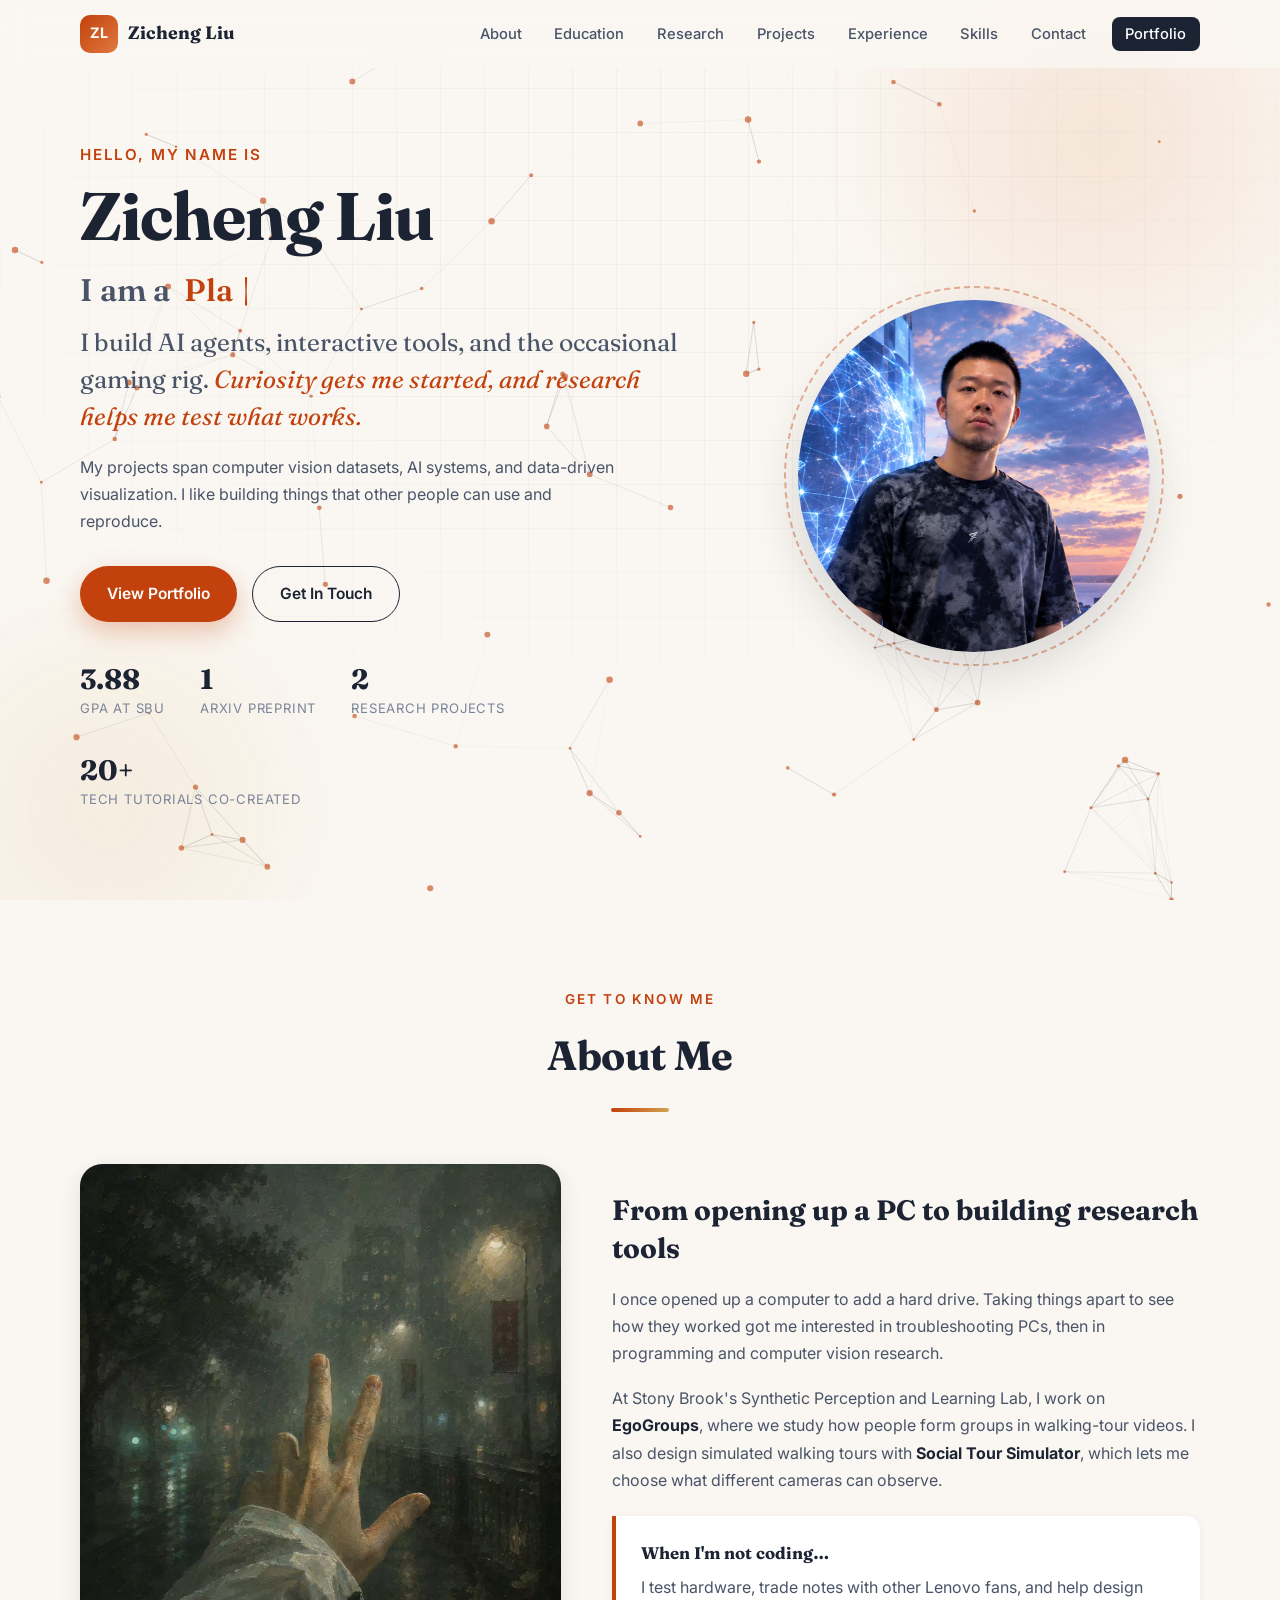
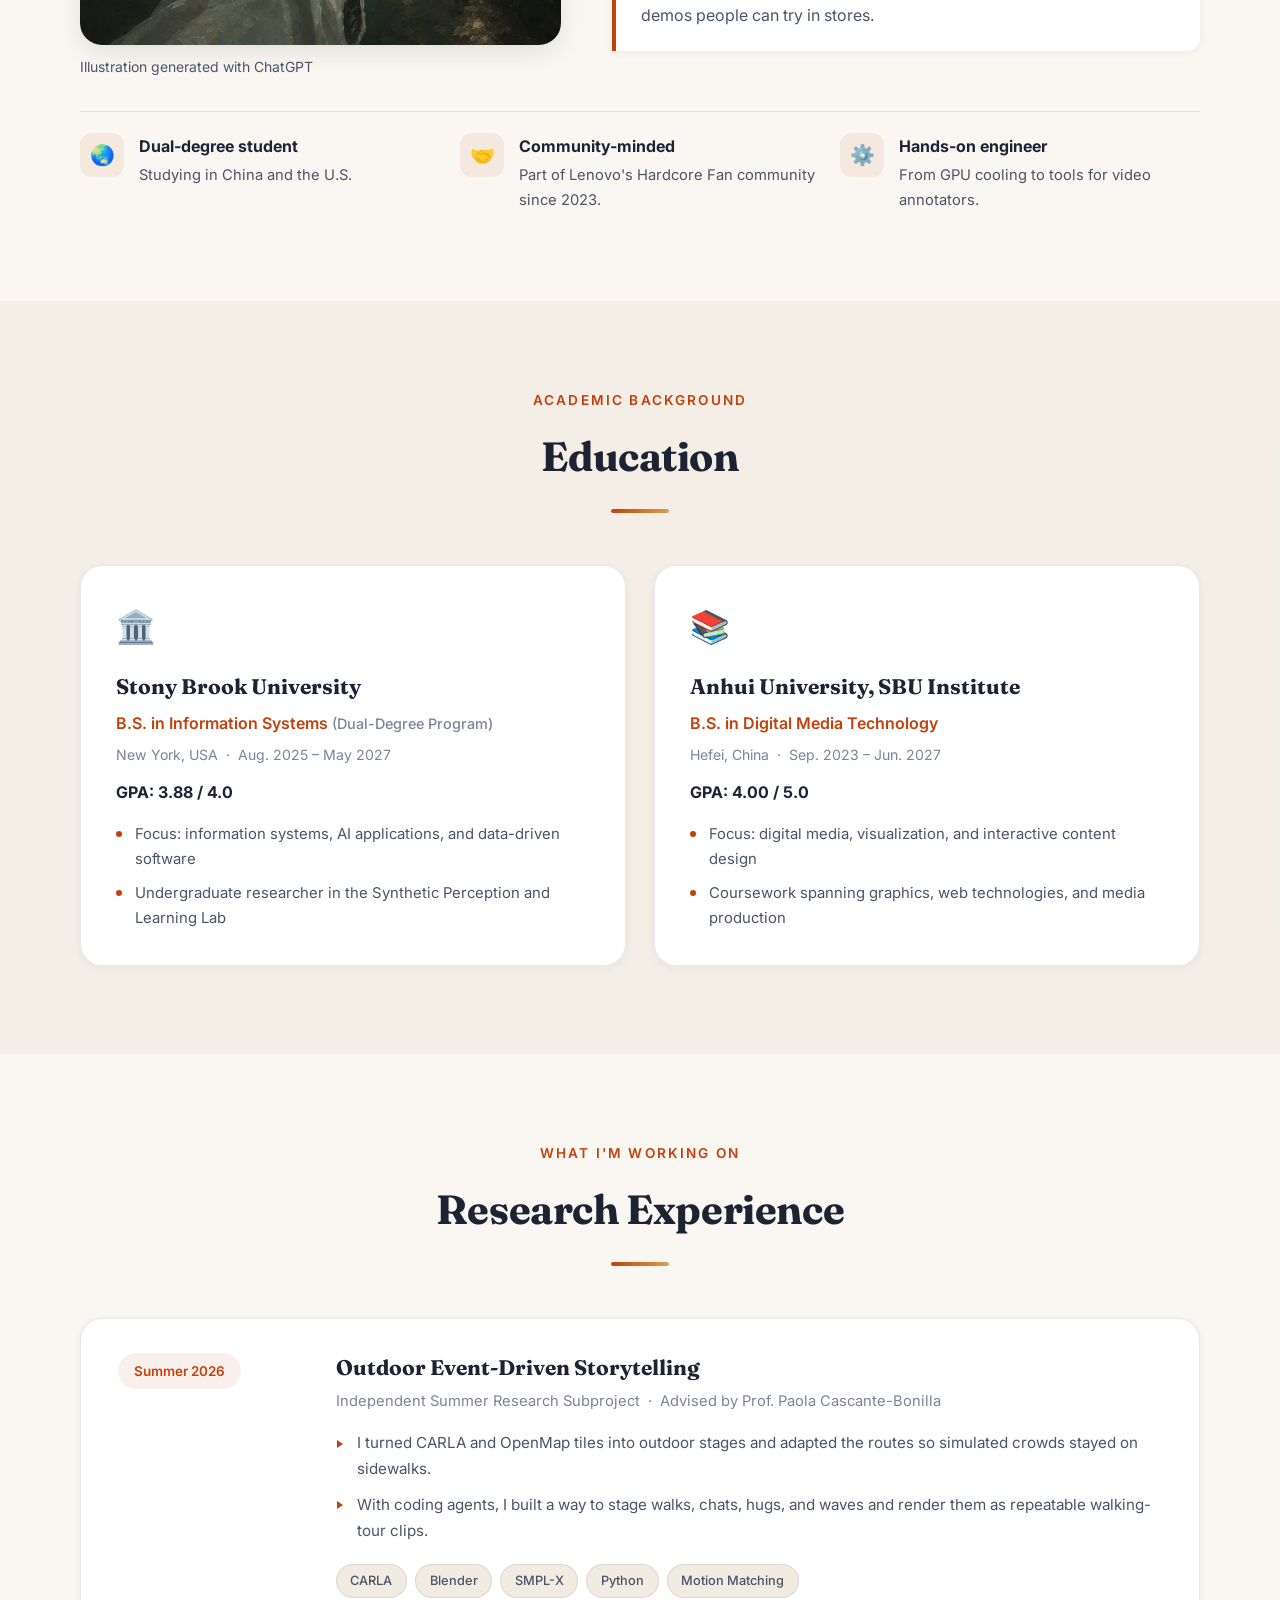
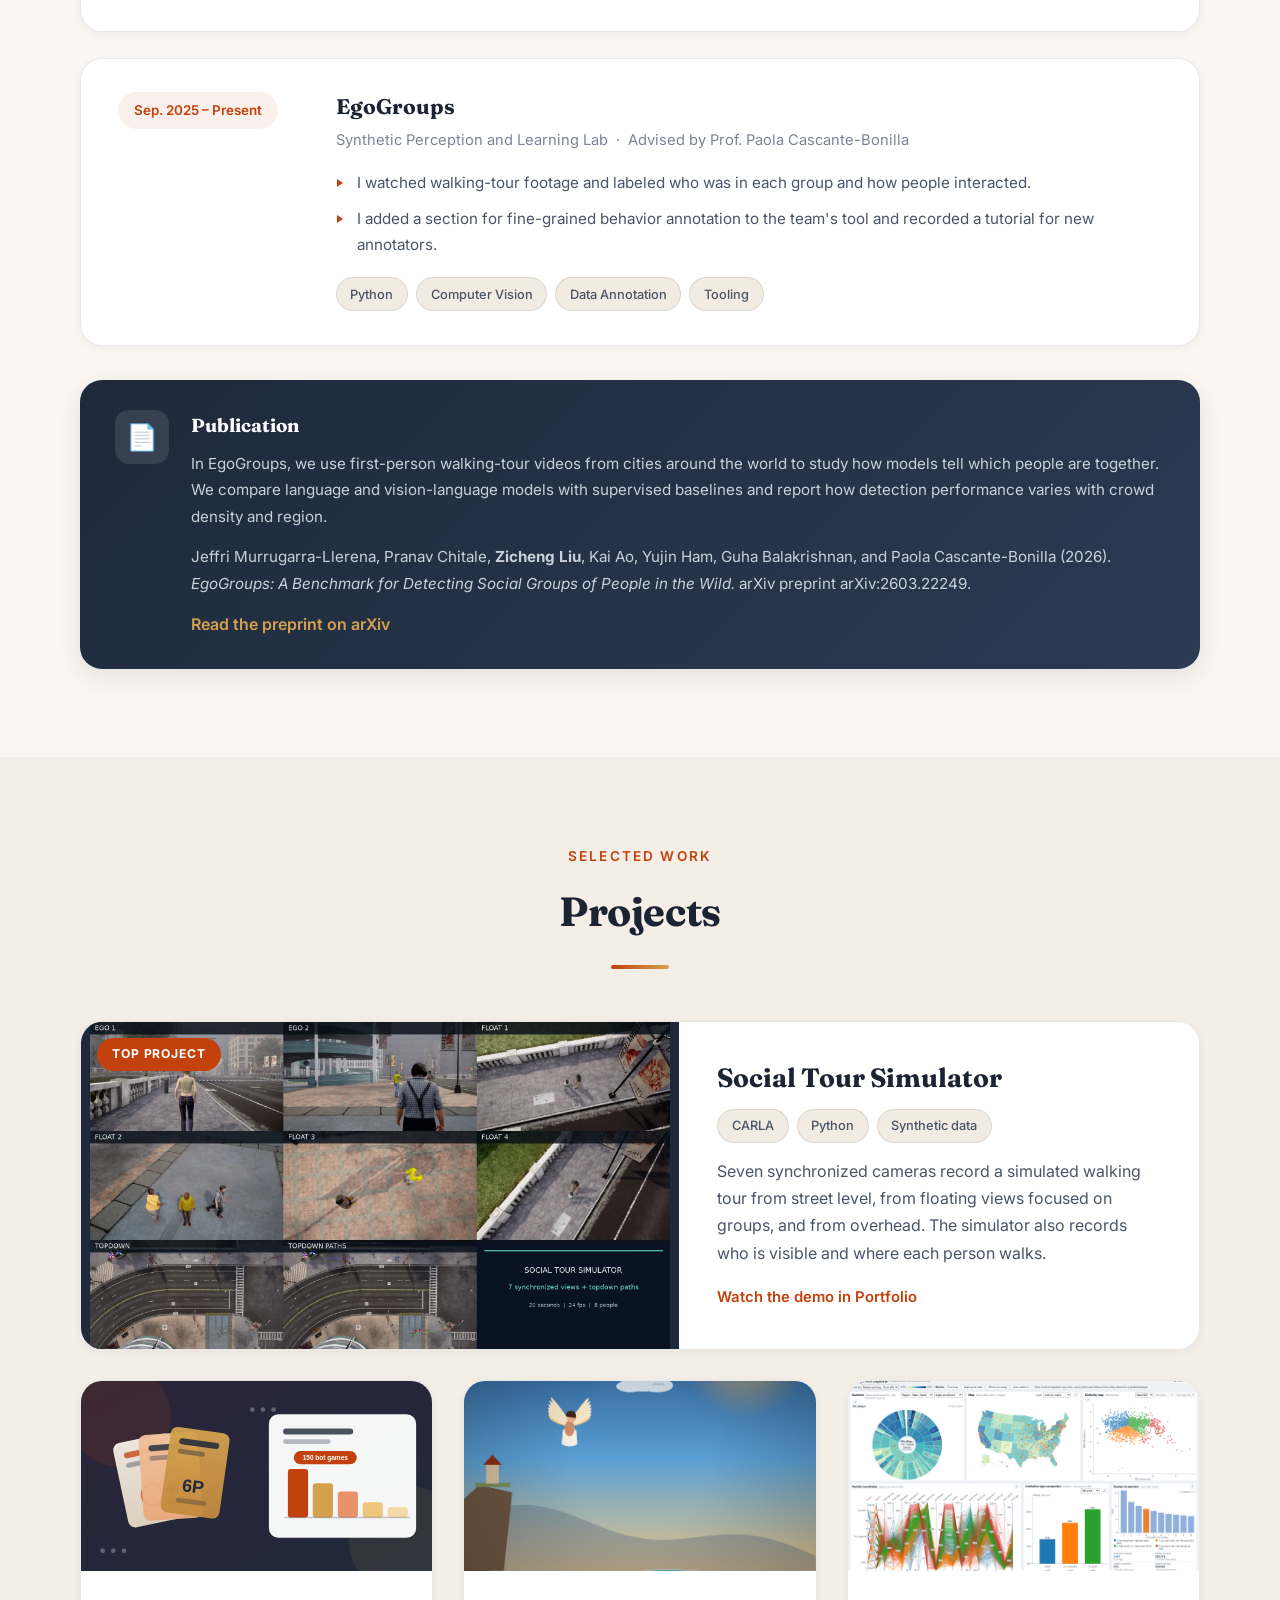
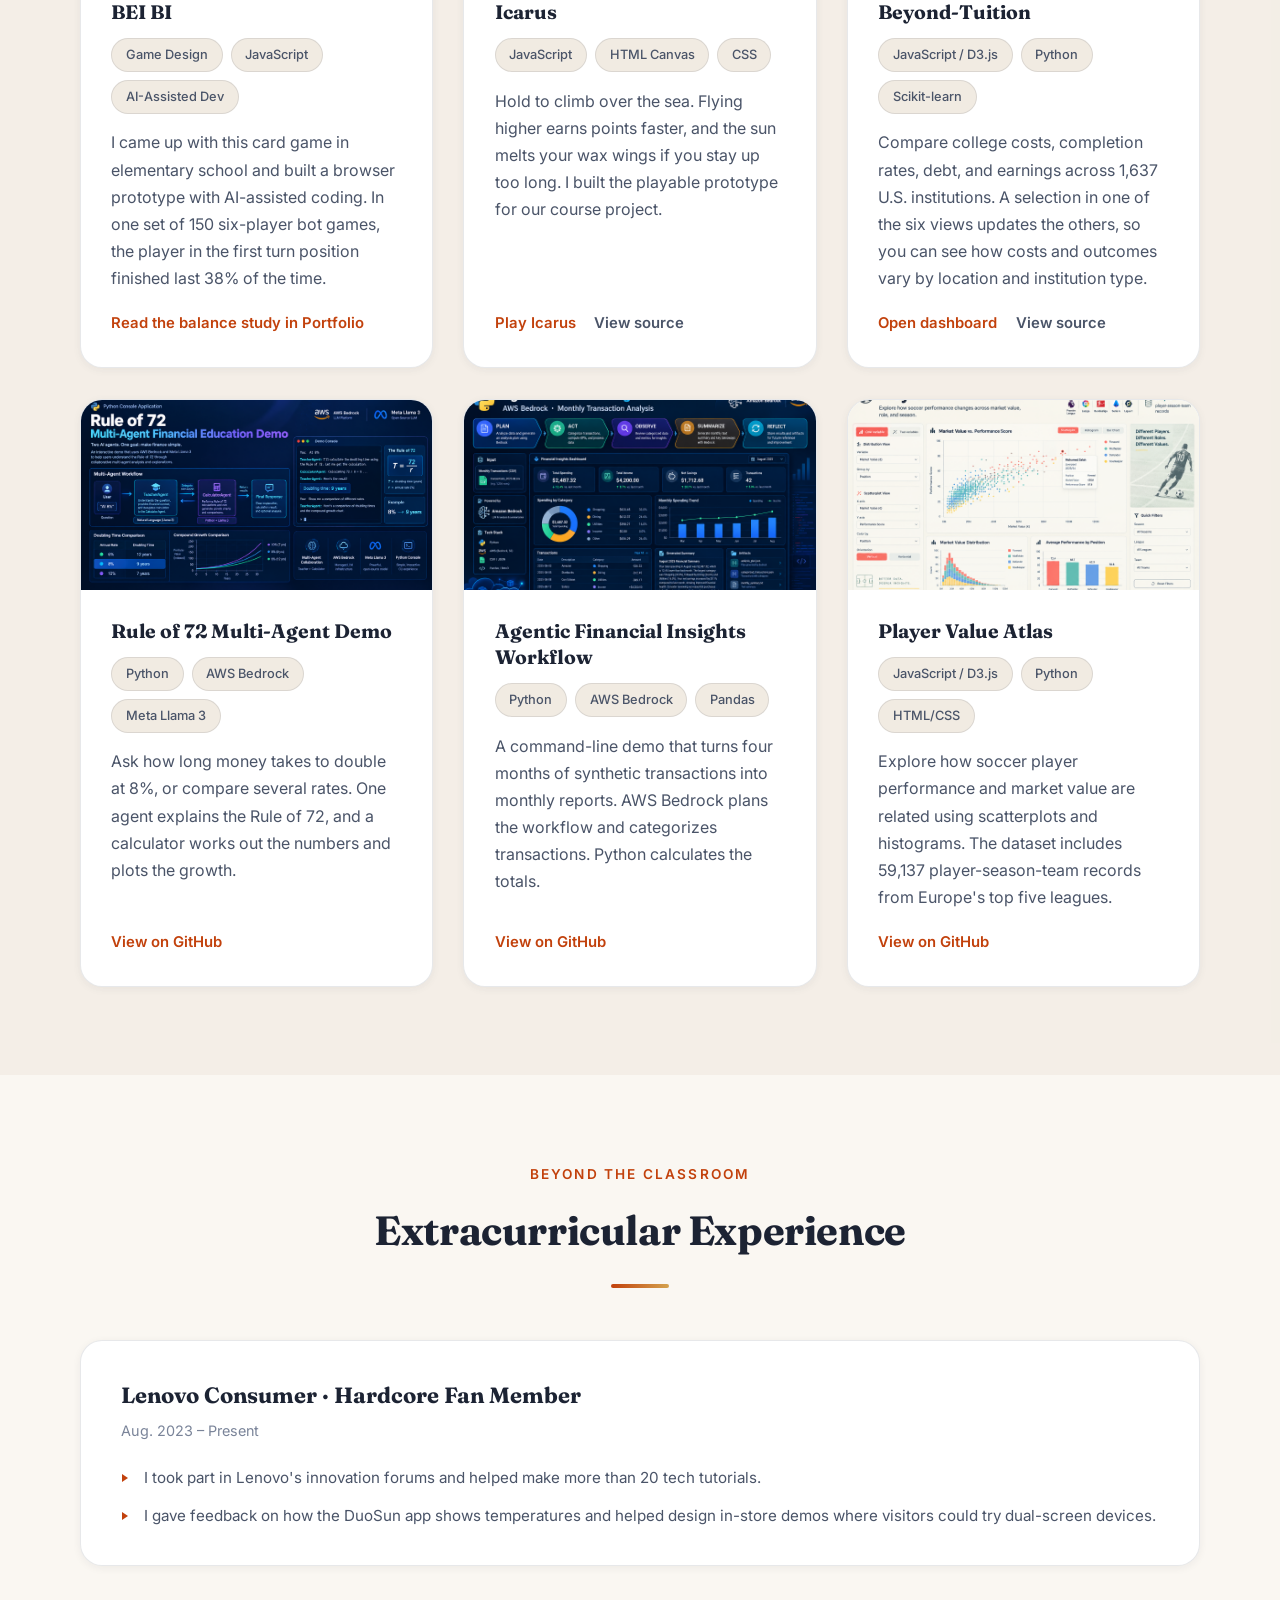
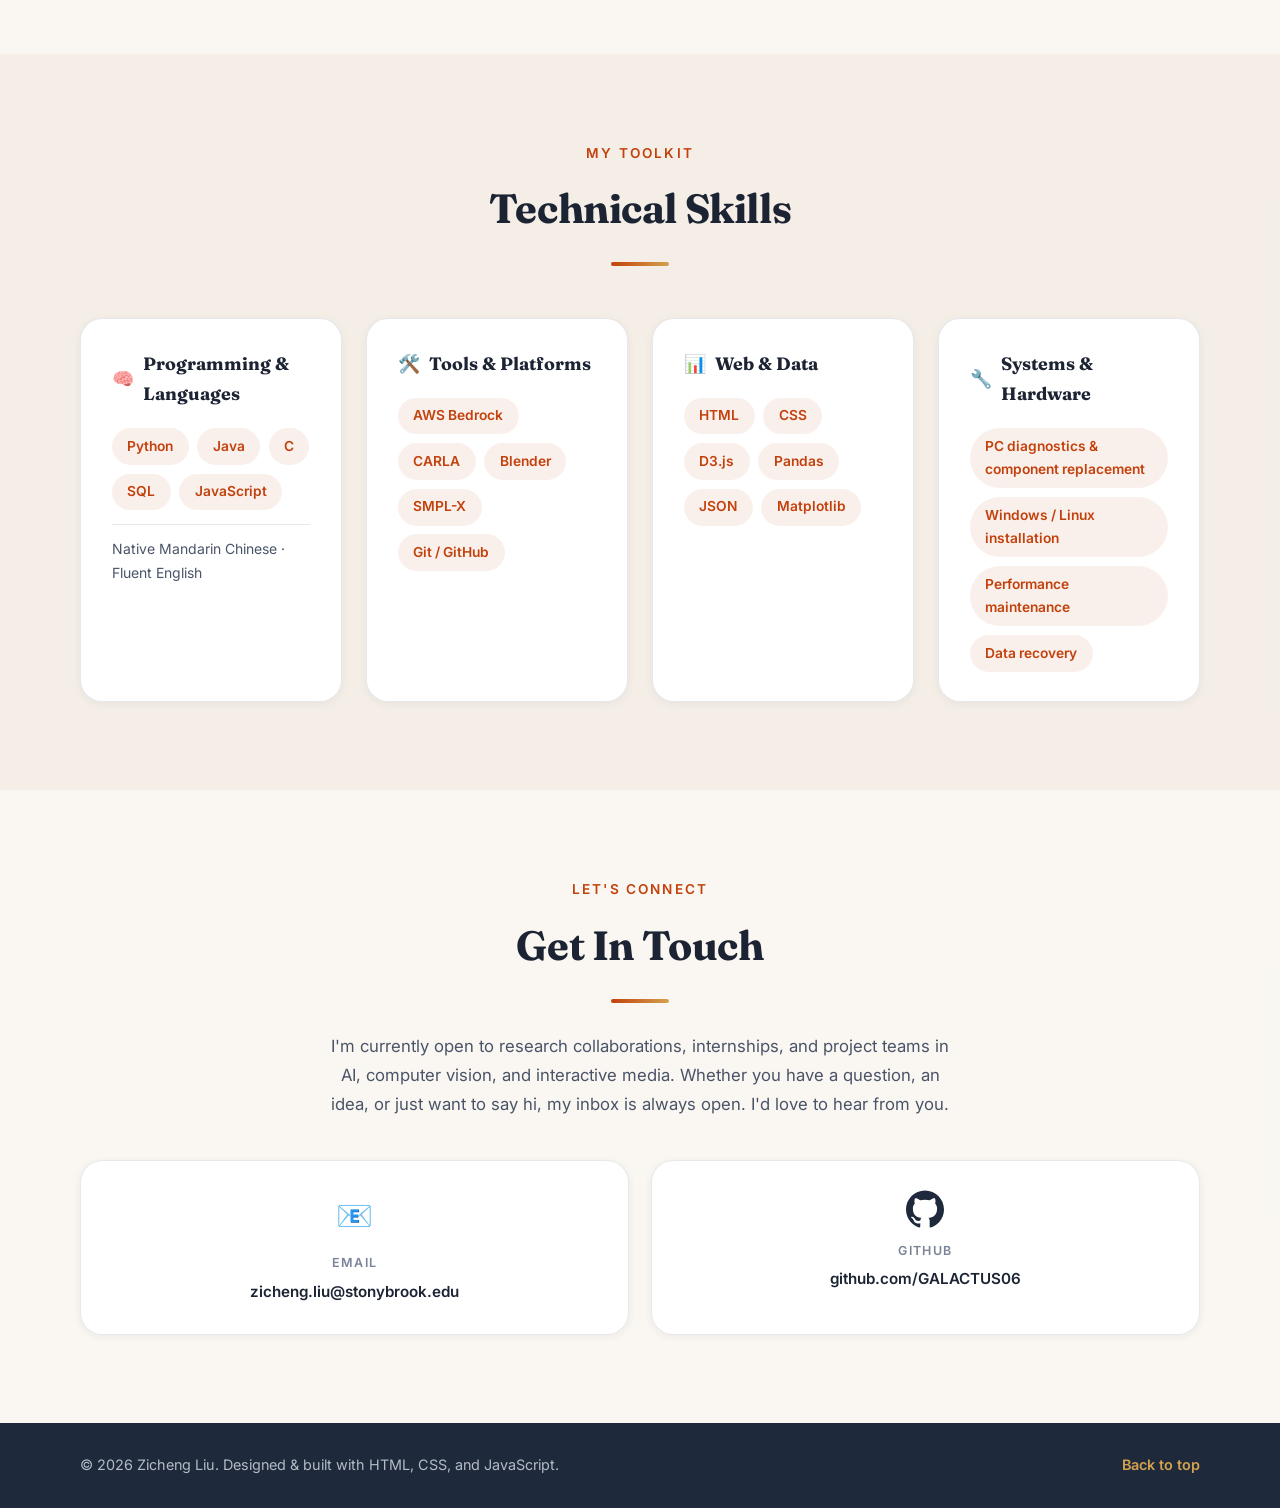
<file: index.html>
<!DOCTYPE html>
<html lang="en">
<head>
  <meta charset="UTF-8" />
  <meta name="viewport" content="width=device-width, initial-scale=1.0" />
  <meta name="description" content="Research, projects, and experience from Zicheng Liu, a researcher and builder working in computer vision, AI, and data visualization." />
  <meta name="author" content="Zicheng Liu" />
  <meta name="keywords" content="Zicheng Liu, AI, computer vision, agentic AI, data visualization, Stony Brook University, research" />
  <meta property="og:type" content="website" />
  <meta property="og:title" content="Zicheng Liu | Personal Website" />
  <meta property="og:description" content="Researcher, gamer, and builder working across computer vision, agentic AI systems, and data-driven visualization." />
  <meta property="og:image" content="assets/avatar.png" />
  <meta name="twitter:card" content="summary" />
  <meta name="twitter:title" content="Zicheng Liu | Personal Website" />
  <meta name="twitter:description" content="Researcher, gamer, and builder working across computer vision, agentic AI systems, and data-driven visualization." />
  <title>Zicheng Liu | Personal Website</title>
  <link rel="preconnect" href="https://fonts.googleapis.com" />
  <link rel="preconnect" href="https://fonts.gstatic.com" crossorigin />
  <link href="https://fonts.googleapis.com/css2?family=Fraunces:opsz,wght@9..144,400;9..144,600;9..144,700&family=Inter:wght@400;500;600;700&display=swap" rel="stylesheet" />
  <link rel="stylesheet" href="css/style.css" />
  <link rel="icon" type="image/svg+xml" href="assets/favicon.svg" />
</head>
<body>

  <!-- Full-page interactive particle background -->
  <canvas class="page-particles" id="page-particles" aria-hidden="true"></canvas>

  <!-- ============ NAVIGATION ============ -->
  <header class="site-header">
    <nav class="nav container" aria-label="Main navigation">
      <a href="#top" class="nav__logo" aria-label="Zicheng Liu, back to top">
        <span class="nav__logo-mark">ZL</span>
        <span class="nav__logo-text">Zicheng Liu</span>
      </a>
      <button type="button" class="nav__toggle" aria-label="Toggle menu" aria-expanded="false" aria-controls="home-navigation">
        <span class="nav__toggle-bar"></span>
        <span class="nav__toggle-bar"></span>
        <span class="nav__toggle-bar"></span>
      </button>
      <ul class="nav__menu" id="home-navigation">
        <li><a href="#about" class="nav__link">About</a></li>
        <li><a href="#education" class="nav__link">Education</a></li>
        <li><a href="#research" class="nav__link">Research</a></li>
        <li><a href="#projects" class="nav__link">Projects</a></li>
        <li><a href="#experience" class="nav__link">Experience</a></li>
        <li><a href="#skills" class="nav__link">Skills</a></li>
        <li><a href="#contact" class="nav__link">Contact</a></li>
        <li><a href="portfolio/" class="nav__link nav__link--cta">Portfolio</a></li>
      </ul>
    </nav>
  </header>

  <main id="top" tabindex="-1">

    <!-- ============ HERO ============ -->
    <section class="hero">
      <div class="hero__bg" aria-hidden="true">
        <div class="hero__blob hero__blob--1"></div>
        <div class="hero__blob hero__blob--2"></div>
        <div class="hero__grid"></div>
      </div>
      <div class="container hero__inner">
        <div class="hero__text">
          <p class="hero__eyebrow">Hello, my name is</p>
          <h1 class="hero__title">Zicheng Liu</h1>
          <p class="hero__typewriter" aria-label="Roles: Gamer, Player, Researcher, Project Manager, AI User, Builder, Hardware Nerd, Dual-Degree Student, Lifelong Learner, Community Builder">
            <span class="hero__typewriter-prefix">I am a&nbsp;</span>
            <span class="hero__typewriter-text" id="typewriter-text">Gamer</span>
            <span class="hero__typewriter-cursor" aria-hidden="true">|</span>
          </p>
          <p class="hero__subtitle">
            I build AI agents, interactive tools, and the occasional gaming rig.
            <em>Curiosity gets me started, and research helps me test what works.</em>
          </p>
          <p class="hero__desc">
            My projects span computer vision datasets, AI systems, and data-driven visualization.
            I like building things that other people can use and reproduce.
          </p>
          <div class="hero__actions">
            <a href="portfolio/" class="btn btn--primary">View Portfolio</a>
            <a href="#contact" class="btn btn--ghost">Get In Touch</a>
          </div>
          <ul class="hero__stats" aria-label="Quick facts">
            <li><strong>3.88</strong><span>GPA at SBU</span></li>
            <li><strong>1</strong><span>arXiv Preprint</span></li>
            <li><strong>2</strong><span>Research Projects</span></li>
            <li><strong>20+</strong><span>Tech Tutorials Co-created</span></li>
          </ul>
        </div>
        <div class="hero__media">
          <div class="hero__portrait-wrap">
            <img src="assets/avatar.png" width="608" height="608" alt="Portrait of Zicheng Liu" class="hero__portrait" />
            <div class="hero__portrait-ring" aria-hidden="true"></div>
          </div>
        </div>
      </div>
    </section>

    <!-- ============ ABOUT ============ -->
    <section class="section" id="about">
      <div class="container">
        <header class="section__header">
          <p class="section__eyebrow">Get to know me</p>
          <h2 class="section__title">About Me</h2>
          <div class="section__line" aria-hidden="true"></div>
        </header>
        <div class="about__grid">
          <figure class="about__media">
            <img src="assets/about-photo.jpg" width="1254" height="1254" loading="lazy" decoding="async" alt="Illustration of a raised hand on a rain-soaked city street at night." class="about__image" />
            <figcaption>Illustration generated with ChatGPT</figcaption>
          </figure>
          <div class="about__text">
            <h3 class="about__heading">
              From opening up a PC to building research tools
            </h3>
            <p>
              I once opened up a computer to add a hard drive. Taking things apart to see how
              they worked got me interested in troubleshooting PCs, then in programming and
              computer vision research.
            </p>
            <p>
              At Stony Brook's Synthetic Perception and Learning Lab, I work on
              <strong>EgoGroups</strong>, where we study how people form groups in walking-tour
              videos. I also design simulated walking tours with <strong>Social Tour Simulator</strong>,
              which lets me choose what different cameras can observe.
            </p>
            <div class="about__funfact">
              <h4>When I'm not coding…</h4>
              <p>I test hardware, trade notes with other Lenovo fans, and help design demos people can try in stores.</p>
            </div>
          </div>
          <ul class="about__highlights">
            <li>
              <span class="about__highlight-icon" aria-hidden="true">🌏</span>
              <div>
                <strong>Dual-degree student</strong>
                <p>Studying in China and the U.S.</p>
              </div>
            </li>
            <li>
              <span class="about__highlight-icon" aria-hidden="true">🤝</span>
              <div>
                <strong>Community-minded</strong>
                <p>Part of Lenovo's Hardcore Fan community since 2023.</p>
              </div>
            </li>
            <li>
              <span class="about__highlight-icon" aria-hidden="true">⚙️</span>
              <div>
                <strong>Hands-on engineer</strong>
                <p>From GPU cooling to tools for video annotators.</p>
              </div>
            </li>
          </ul>
        </div>
      </div>
    </section>

    <!-- ============ EDUCATION ============ -->
    <section class="section section--alt" id="education">
      <div class="container">
        <header class="section__header">
          <p class="section__eyebrow">Academic background</p>
          <h2 class="section__title">Education</h2>
          <div class="section__line" aria-hidden="true"></div>
        </header>
        <div class="edu__grid">
          <article class="edu-card reveal">
            <div class="edu-card__icon" aria-hidden="true">🏛️</div>
            <h3 class="edu-card__school">Stony Brook University</h3>
            <p class="edu-card__degree">B.S. in Information Systems <span>(Dual-Degree Program)</span></p>
            <p class="edu-card__meta">New York, USA &nbsp;·&nbsp; Aug. 2025 – May 2027</p>
            <p class="edu-card__gpa"><strong>GPA: 3.88 / 4.0</strong></p>
            <ul class="edu-card__list">
              <li>Focus: information systems, AI applications, and data-driven software</li>
              <li>Undergraduate researcher in the Synthetic Perception and Learning Lab</li>
            </ul>
          </article>
          <article class="edu-card reveal">
            <div class="edu-card__icon" aria-hidden="true">📚</div>
            <h3 class="edu-card__school">Anhui University, SBU Institute</h3>
            <p class="edu-card__degree">B.S. in Digital Media Technology</p>
            <p class="edu-card__meta">Hefei, China &nbsp;·&nbsp; Sep. 2023 – Jun. 2027</p>
            <p class="edu-card__gpa"><strong>GPA: 4.00 / 5.0</strong></p>
            <ul class="edu-card__list">
              <li>Focus: digital media, visualization, and interactive content design</li>
              <li>Coursework spanning graphics, web technologies, and media production</li>
            </ul>
          </article>
        </div>
      </div>
    </section>

    <!-- ============ RESEARCH ============ -->
    <section class="section" id="research">
      <div class="container">
        <header class="section__header">
          <p class="section__eyebrow">What I'm working on</p>
          <h2 class="section__title">Research Experience</h2>
          <div class="section__line" aria-hidden="true"></div>
        </header>

        <article class="research-card reveal">
          <div class="research-card__timeline">
            <span class="research-card__date">Summer 2026</span>
          </div>
          <div class="research-card__body">
            <h3>Outdoor Event-Driven Storytelling</h3>
            <p class="research-card__role">
              Independent Summer Research Subproject &nbsp;·&nbsp;
              Advised by Prof. Paola Cascante-Bonilla
            </p>
            <ul class="research-card__points">
              <li>I turned CARLA and OpenMap tiles into outdoor stages and adapted the routes so simulated crowds stayed on sidewalks.</li>
              <li>With coding agents, I built a way to stage walks, chats, hugs, and waves and render them as repeatable walking-tour clips.</li>
            </ul>
            <ul class="tag-list" aria-label="Technologies used">
              <li class="tag">CARLA</li>
              <li class="tag">Blender</li>
              <li class="tag">SMPL-X</li>
              <li class="tag">Python</li>
              <li class="tag">Motion Matching</li>
            </ul>
          </div>
        </article>

        <article class="research-card reveal">
          <div class="research-card__timeline">
            <span class="research-card__date">Sep. 2025 – Present</span>
          </div>
          <div class="research-card__body">
            <h3>EgoGroups</h3>
            <p class="research-card__role">
              Synthetic Perception and Learning Lab &nbsp;·&nbsp;
              Advised by Prof. Paola Cascante-Bonilla
            </p>
            <ul class="research-card__points">
              <li>I watched walking-tour footage and labeled who was in each group and how people interacted.</li>
              <li>I added a section for fine-grained behavior annotation to the team's tool and recorded a tutorial for new annotators.</li>
            </ul>
            <ul class="tag-list" aria-label="Technologies used">
              <li class="tag">Python</li>
              <li class="tag">Computer Vision</li>
              <li class="tag">Data Annotation</li>
              <li class="tag">Tooling</li>
            </ul>
          </div>
        </article>

        <aside class="publication reveal" aria-label="Publication">
          <div class="publication__icon" aria-hidden="true">📄</div>
          <div class="publication__body">
            <h3>Publication</h3>
            <p>
              In EgoGroups, we use first-person walking-tour videos from cities around the world to study
              how models tell which people are together. We compare language and vision-language models
              with supervised baselines and report how detection performance varies with crowd density and region.
            </p>
            <p>
              Jeffri Murrugarra-Llerena, Pranav Chitale, <strong>Zicheng Liu</strong>,
              Kai Ao, Yujin Ham, Guha Balakrishnan, and Paola Cascante-Bonilla (2026).
              <em>EgoGroups: A Benchmark for Detecting Social Groups of People in the Wild.</em>
              arXiv preprint arXiv:2603.22249.
            </p>
            <a class="publication__link" href="https://arxiv.org/abs/2603.22249" target="_blank" rel="noopener noreferrer">
              Read the preprint on arXiv
            </a>
          </div>
        </aside>
      </div>
    </section>

    <!-- ============ PROJECTS ============ -->
    <section class="section section--alt" id="projects">
      <div class="container">
        <header class="section__header">
          <p class="section__eyebrow">Selected work</p>
          <h2 class="section__title">Projects</h2>
          <div class="section__line" aria-hidden="true"></div>
        </header>

        <div class="projects__grid">
          <article class="project-card project-card--featured reveal">
            <div class="project-card__banner project-card__banner--social" aria-hidden="true">
              <img src="portfolio/media/rv029-poster.webp" alt="" />
              <span class="project-card__flag">Top Project</span>
            </div>
            <div class="project-card__body">
              <h3>Social Tour Simulator</h3>
              <ul class="tag-list" aria-label="Technologies used">
                <li class="tag">CARLA</li>
                <li class="tag">Python</li>
                <li class="tag">Synthetic data</li>
              </ul>
              <p>
                Seven synchronized cameras record a simulated walking tour from street level,
                from floating views focused on groups, and from overhead. The simulator also
                records who is visible and where each person walks.
              </p>
              <a class="project-card__link" href="portfolio/#social-tour">
                Watch the demo in Portfolio
              </a>
            </div>
          </article>

          <article class="project-card reveal">
            <div class="project-card__banner project-card__banner--beibi" aria-hidden="true">
              <img src="assets/project-beibi.svg" alt="" />
            </div>
            <div class="project-card__body">
              <h3>BEI BI</h3>
              <ul class="tag-list" aria-label="Technologies used">
                <li class="tag">Game Design</li>
                <li class="tag">JavaScript</li>
                <li class="tag">AI-Assisted Dev</li>
              </ul>
              <p>
                I came up with this card game in elementary school and built a browser prototype
                with AI-assisted coding. In one set of 150 six-player bot games, the player in the
                first turn position finished last 38% of the time.
              </p>
              <a class="project-card__link" href="portfolio/#bei-bi">
                Read the balance study in Portfolio
              </a>
            </div>
          </article>

          <article class="project-card reveal">
            <div class="project-card__banner project-card__banner--icarus" aria-hidden="true">
              <img src="assets/project-icarus.png" alt="" />
            </div>
            <div class="project-card__body">
              <h3>Icarus</h3>
              <ul class="tag-list" aria-label="Technologies used">
                <li class="tag">JavaScript</li>
                <li class="tag">HTML Canvas</li>
                <li class="tag">CSS</li>
              </ul>
              <p>
                Hold to climb over the sea. Flying higher earns points faster, and the sun
                melts your wax wings if you stay up too long. I built the playable prototype
                for our course project.
              </p>
              <div class="project-card__links">
                <a class="project-card__link" href="https://galactus06.github.io/icarus/" target="_blank" rel="noopener noreferrer">
                  Play Icarus
                </a>
                <a class="project-card__link project-card__link--ghost" href="https://github.com/GALACTUS06/icarus" target="_blank" rel="noopener noreferrer">
                  View source
                </a>
              </div>
            </div>
          </article>

          <article class="project-card reveal">
            <div class="project-card__banner project-card__banner--beyond" aria-hidden="true">
              <img src="assets/project-beyond-tuition.png" alt="" />
            </div>
            <div class="project-card__body">
              <h3>Beyond-Tuition</h3>
              <ul class="tag-list" aria-label="Technologies used">
                <li class="tag">JavaScript / D3.js</li>
                <li class="tag">Python</li>
                <li class="tag">Scikit-learn</li>
              </ul>
              <p>
                Compare college costs, completion rates, debt, and earnings across 1,637 U.S.
                institutions. A selection in one of the six views updates the others, so you
                can see how costs and outcomes vary by location and institution type.
              </p>
              <div class="project-card__links">
                <a class="project-card__link" href="https://galactus06.github.io/Beyond-Tuition/" target="_blank" rel="noopener noreferrer">
                  Open dashboard
                </a>
                <a class="project-card__link project-card__link--ghost" href="https://github.com/GALACTUS06/Beyond-Tuition" target="_blank" rel="noopener noreferrer">
                  View source
                </a>
              </div>
            </div>
          </article>

          <article class="project-card reveal">
            <div class="project-card__banner project-card__banner--agents" aria-hidden="true">
              <img src="assets/project-rule72.png" alt="" />
            </div>
            <div class="project-card__body">
              <h3>Rule of 72 Multi-Agent Demo</h3>
              <ul class="tag-list" aria-label="Technologies used">
                <li class="tag">Python</li>
                <li class="tag">AWS Bedrock</li>
                <li class="tag">Meta Llama 3</li>
              </ul>
              <p>
                Ask how long money takes to double at 8%, or compare several rates. One agent
                explains the Rule of 72, and a calculator works out the numbers and plots the growth.
              </p>
              <a class="project-card__link" href="https://github.com/GALACTUS06/rule-of-72-multi-agent-demo" target="_blank" rel="noopener noreferrer">
                View on GitHub
              </a>
            </div>
          </article>

          <article class="project-card reveal">
            <div class="project-card__banner project-card__banner--finance" aria-hidden="true">
              <img src="assets/project-agentic.png" alt="" />
            </div>
            <div class="project-card__body">
              <h3>Agentic Financial Insights Workflow</h3>
              <ul class="tag-list" aria-label="Technologies used">
                <li class="tag">Python</li>
                <li class="tag">AWS Bedrock</li>
                <li class="tag">Pandas</li>
              </ul>
              <p>
                A command-line demo that turns four months of synthetic transactions into
                monthly reports. AWS Bedrock plans the workflow and categorizes transactions.
                Python calculates the totals.
              </p>
              <a class="project-card__link" href="https://github.com/GALACTUS06/agentic-financial-insights-workflow" target="_blank" rel="noopener noreferrer">
                View on GitHub
              </a>
            </div>
          </article>

          <article class="project-card reveal">
            <div class="project-card__banner project-card__banner--atlas" aria-hidden="true">
              <img src="assets/project-atlas.png" alt="" />
            </div>
            <div class="project-card__body">
              <h3>Player Value Atlas</h3>
              <ul class="tag-list" aria-label="Technologies used">
                <li class="tag">JavaScript / D3.js</li>
                <li class="tag">Python</li>
                <li class="tag">HTML/CSS</li>
              </ul>
              <p>
                Explore how soccer player performance and market value are related using
                scatterplots and histograms. The dataset includes 59,137 player-season-team
                records from Europe's top five leagues.
              </p>
              <a class="project-card__link" href="https://github.com/GALACTUS06/football-player-value-lab" target="_blank" rel="noopener noreferrer">
                View on GitHub
              </a>
            </div>
          </article>
        </div>
      </div>
    </section>

    <!-- ============ EXPERIENCE ============ -->
    <section class="section" id="experience">
      <div class="container">
        <header class="section__header">
          <p class="section__eyebrow">Beyond the classroom</p>
          <h2 class="section__title">Extracurricular Experience</h2>
          <div class="section__line" aria-hidden="true"></div>
        </header>

        <article class="exp-card reveal">
          <div class="exp-card__header">
            <h3>Lenovo Consumer · Hardcore Fan Member</h3>
            <p class="exp-card__meta">Aug. 2023 – Present</p>
          </div>
          <ul class="exp-card__points">
            <li>I took part in Lenovo's innovation forums and helped make more than 20 tech tutorials.</li>
            <li>I gave feedback on how the DuoSun app shows temperatures and helped design in-store demos where visitors could try dual-screen devices.</li>
          </ul>
        </article>
      </div>
    </section>

    <!-- ============ SKILLS ============ -->
    <section class="section section--alt" id="skills">
      <div class="container">
        <header class="section__header">
          <p class="section__eyebrow">My toolkit</p>
          <h2 class="section__title">Technical Skills</h2>
          <div class="section__line" aria-hidden="true"></div>
        </header>

        <div class="skills__grid">
          <div class="skill-group reveal">
            <h3 class="skill-group__title"><span aria-hidden="true">🧠</span> Programming &amp; Languages</h3>
            <ul class="skill-group__list" aria-label="Programming languages">
              <li>Python</li>
              <li>Java</li>
              <li>C</li>
              <li>SQL</li>
              <li>JavaScript</li>
            </ul>
            <p class="skill-group__languages">Native Mandarin Chinese · Fluent English</p>
          </div>
          <div class="skill-group reveal">
            <h3 class="skill-group__title"><span aria-hidden="true">🛠️</span> Tools &amp; Platforms</h3>
            <ul class="skill-group__list">
              <li>AWS Bedrock</li>
              <li>CARLA</li>
              <li>Blender</li>
              <li>SMPL-X</li>
              <li>Git / GitHub</li>
            </ul>
          </div>
          <div class="skill-group reveal">
            <h3 class="skill-group__title"><span aria-hidden="true">📊</span> Web &amp; Data</h3>
            <ul class="skill-group__list">
              <li>HTML</li>
              <li>CSS</li>
              <li>D3.js</li>
              <li>Pandas</li>
              <li>JSON</li>
              <li>Matplotlib</li>
            </ul>
          </div>
          <div class="skill-group reveal">
            <h3 class="skill-group__title"><span aria-hidden="true">🔧</span> Systems &amp; Hardware</h3>
            <ul class="skill-group__list">
              <li>PC diagnostics &amp; component replacement</li>
              <li>Windows / Linux installation</li>
              <li>Performance maintenance</li>
              <li>Data recovery</li>
            </ul>
          </div>
        </div>
      </div>
    </section>

    <!-- ============ CONTACT ============ -->
    <section class="section contact" id="contact">
      <div class="container">
        <header class="section__header">
          <p class="section__eyebrow">Let's connect</p>
          <h2 class="section__title">Get In Touch</h2>
          <div class="section__line" aria-hidden="true"></div>
        </header>
        <p class="contact__intro">
          I'm currently open to research collaborations, internships, and
          project teams in AI, computer vision, and interactive media. Whether
          you have a question, an idea, or just want to say hi, my inbox is
          always open. I'd love to hear from you.
        </p>
        <div class="contact__grid">
          <a class="contact-card" href="mailto:zicheng.liu@stonybrook.edu">
            <span class="contact-card__icon" aria-hidden="true">📧</span>
            <span class="contact-card__label">Email</span>
            <span class="contact-card__value">zicheng.liu@stonybrook.edu</span>
          </a>
          <a class="contact-card" href="https://github.com/GALACTUS06" target="_blank" rel="noopener noreferrer">
            <img class="contact-card__icon contact-card__icon--img" src="assets/github.svg" alt="GitHub logo" />
            <span class="contact-card__label">GitHub</span>
            <span class="contact-card__value">github.com/GALACTUS06</span>
          </a>
        </div>
      </div>
    </section>

  </main>

  <!-- ============ FOOTER ============ -->
  <footer class="footer">
    <div class="container footer__inner">
      <p>© <span id="year">2026</span> Zicheng Liu. Designed &amp; built with HTML, CSS, and JavaScript.</p>
      <a href="#top" class="footer__top">Back to top</a>
    </div>
  </footer>

  <script src="js/main.js"></script>
</body>
</html>
</file>
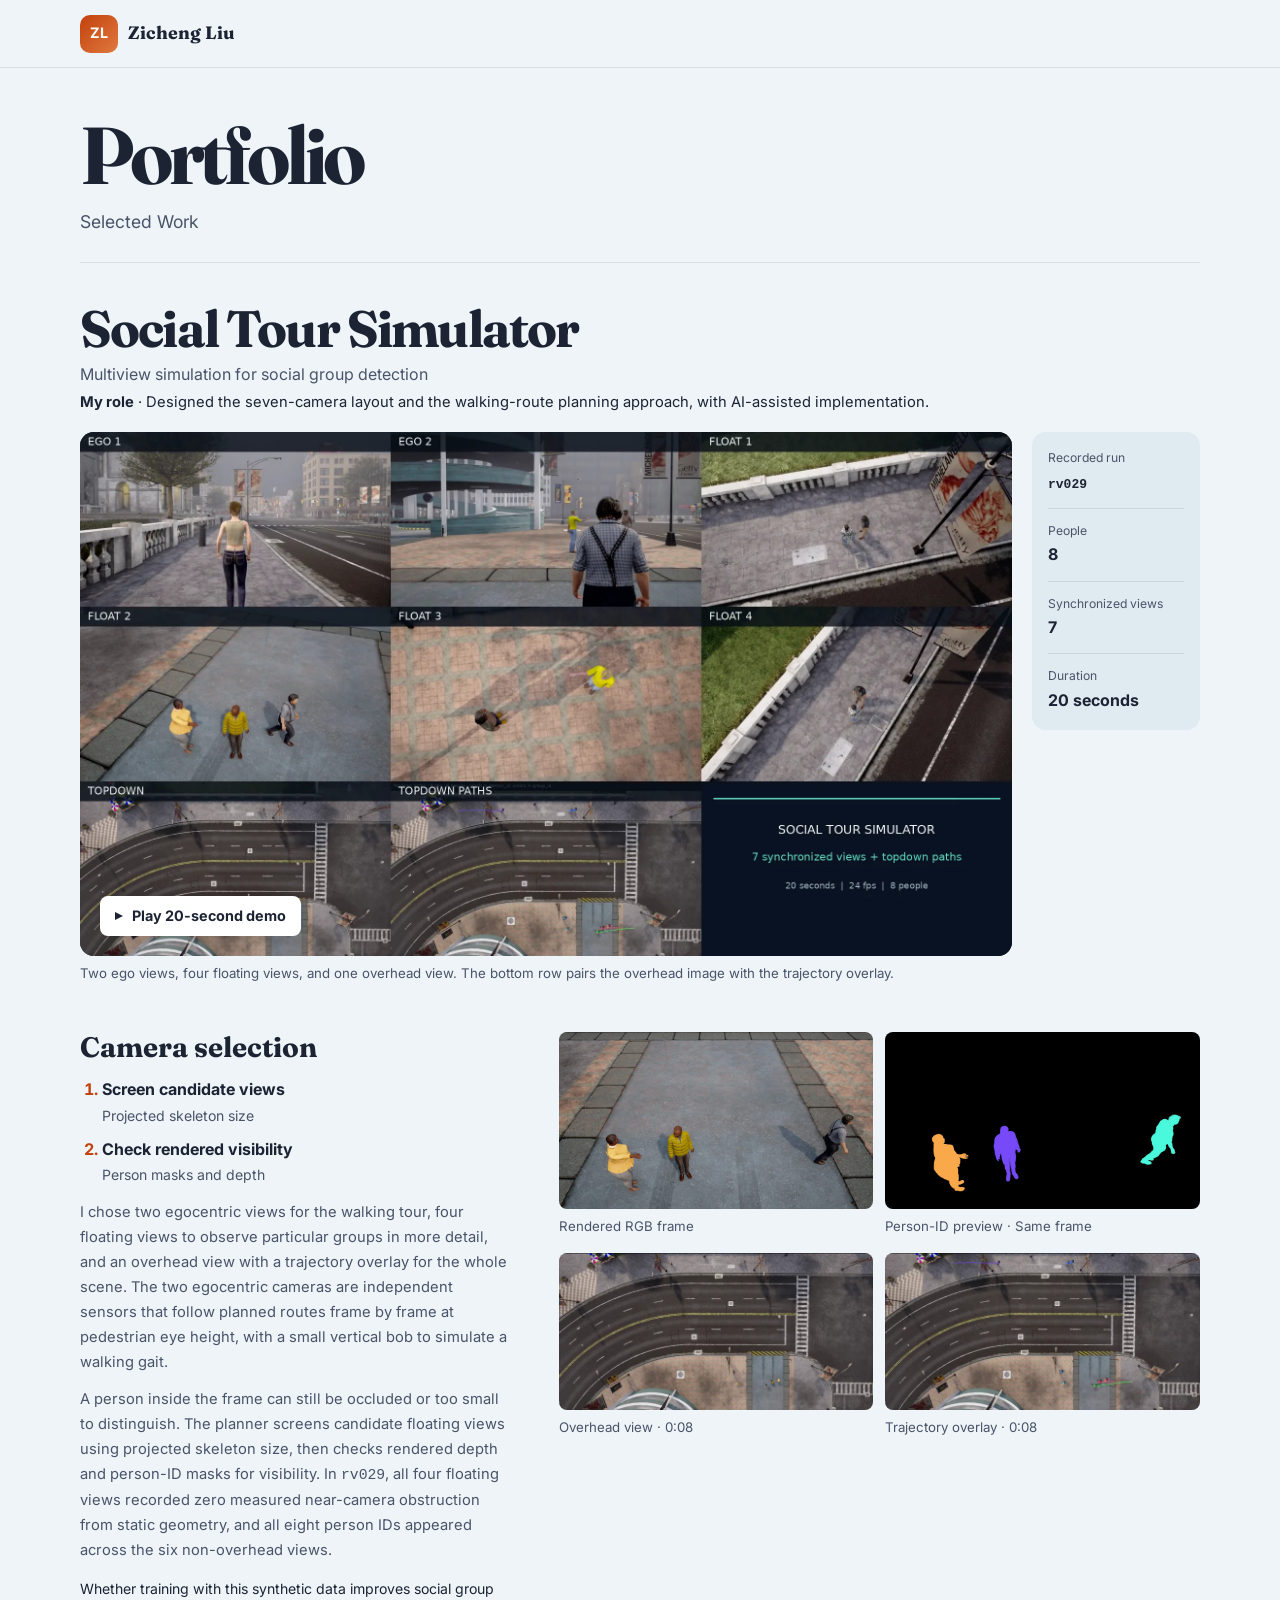
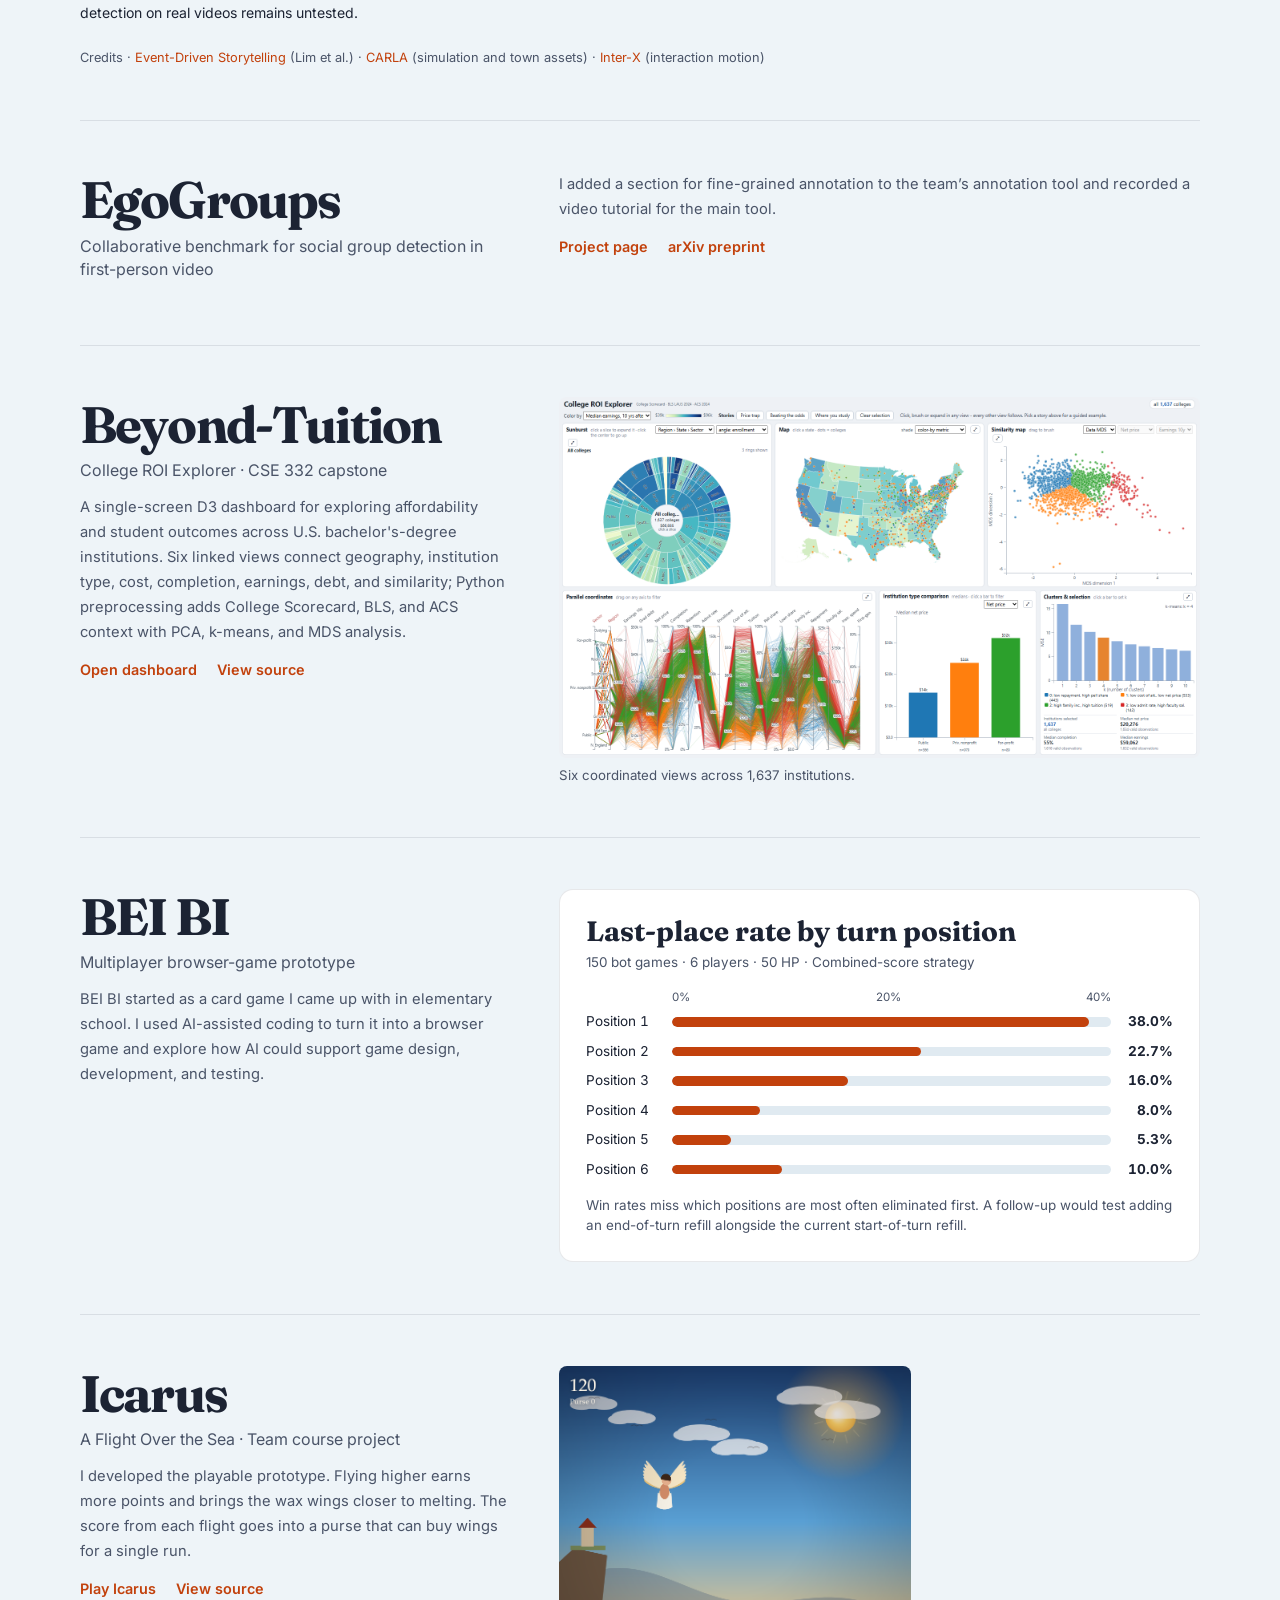
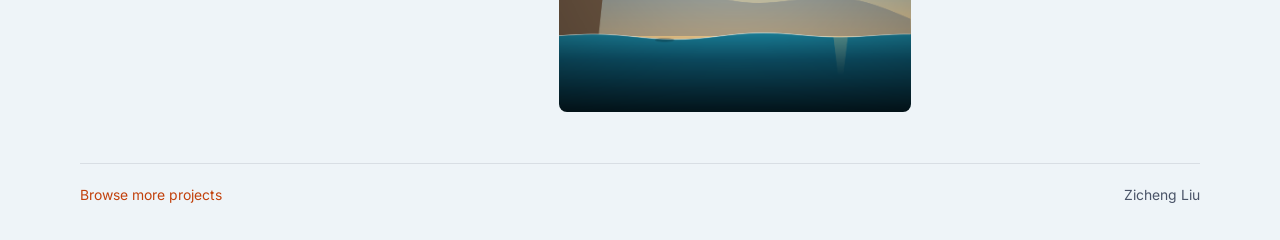
<file: portfolio/index.html>
<!doctype html>
<html lang="en">
<head>
  <meta charset="utf-8">
  <meta name="viewport" content="width=device-width, initial-scale=1">
  <meta name="description" content="Selected work by Zicheng Liu in social scene simulation, computer vision, and game design.">
  <title>Portfolio | Zicheng Liu</title>
  <link rel="icon" href="../assets/favicon.svg" type="image/svg+xml">
  <link rel="preconnect" href="https://fonts.googleapis.com">
  <link rel="preconnect" href="https://fonts.gstatic.com" crossorigin>
  <link href="https://fonts.googleapis.com/css2?family=Fraunces:opsz,wght@9..144,400;9..144,600;9..144,700&amp;family=Inter:wght@400;500;600;700&amp;display=swap" rel="stylesheet">
  <link rel="stylesheet" href="../css/style.css">
  <link rel="stylesheet" href="portfolio.css">
  <script src="portfolio.js" defer></script>
</head>
<body class="portfolio-page">
  <a class="portfolio-skip" href="#main">Skip to selected work</a>
  <header class="site-header portfolio-header">
    <nav class="nav container" aria-label="Site navigation">
      <a class="nav__logo" href="../" aria-label="Zicheng Liu, home">
        <span class="nav__logo-mark" aria-hidden="true">ZL</span>
        <span>Zicheng Liu</span>
      </a>
    </nav>
  </header>

  <main class="container portfolio-main" id="main" tabindex="-1">
    <header class="portfolio-intro">
      <h1>Portfolio</h1>
      <p class="portfolio-subtitle">Selected Work</p>
    </header>

    <section class="portfolio-project portfolio-feature" id="social-tour" aria-labelledby="social-tour-title">
      <header class="portfolio-project-header">
        <h2 id="social-tour-title">Social Tour Simulator</h2>
        <p>Multiview simulation for social group detection</p>
        <p class="portfolio-role"><strong>My role</strong> · Designed the seven-camera layout and the walking-route planning approach, with AI-assisted implementation.</p>
      </header>

      <div class="demo">
        <figure class="demo__figure">
          <div class="demo__screen">
            <a class="demo__launch" href="media/rv029.mp4" data-demo-play>
              <img src="media/rv029-poster.webp" width="1920" height="1080" alt="" fetchpriority="high">
              <span class="demo__button">Play 20-second demo</span>
            </a>
            <video class="demo__video" controls playsinline preload="none" poster="media/rv029-poster.webp" aria-label="Social Tour Simulator, seven synchronized views with trajectories" aria-describedby="demo-caption" hidden></video>
          </div>
          <figcaption id="demo-caption">Two ego views, four floating views, and one overhead view. The bottom row pairs the overhead image with the trajectory overlay.</figcaption>
          <p class="demo__error" role="status" hidden>Playback is unavailable in this browser. <a href="media/rv029.mp4">Open the MP4</a>.</p>
        </figure>

        <dl class="demo__facts">
          <div><dt>Recorded run</dt><dd><code>rv029</code></dd></div>
          <div><dt>People</dt><dd>8</dd></div>
          <div><dt>Synchronized views</dt><dd>7</dd></div>
          <div><dt>Duration</dt><dd>20 seconds</dd></div>
        </dl>
      </div>

      <div class="portfolio-detail">
        <div class="portfolio-method">
          <h3>Camera selection</h3>
          <ol class="method-steps">
            <li><strong>Screen candidate views</strong><span>Projected skeleton size</span></li>
            <li><strong>Check rendered visibility</strong><span>Person masks and depth</span></li>
          </ol>
          <div class="portfolio-author-copy">
            <p>I chose two egocentric views for the walking tour, four floating views to observe particular groups in more detail, and an overhead view with a trajectory overlay for the whole scene. The two egocentric cameras are independent sensors that follow planned routes frame by frame at pedestrian eye height, with a small vertical bob to simulate a walking gait.</p>
            <p>A person inside the frame can still be occluded or too small to distinguish. The planner screens candidate floating views using projected skeleton size, then checks rendered depth and person-ID masks for visibility. In <code>rv029</code>, all four floating views recorded zero measured near-camera obstruction from static geometry, and all eight person IDs appeared across the six non-overhead views.</p>
          </div>
          <p class="portfolio-limit">Whether training with this synthetic data improves social group detection on real videos remains untested.</p>
        </div>

        <div class="portfolio-visuals">
          <div class="portfolio-image-pair" role="group" aria-label="RGB and person-ID preview from the same simulated frame">
            <figure>
              <img src="media/rv029-rgb.webp" width="1920" height="1080" loading="lazy" decoding="async" alt="Floating-camera frame with three simulated pedestrians on a paved plaza.">
              <figcaption>Rendered RGB frame</figcaption>
            </figure>
            <figure>
              <img src="media/rv029-person-ids.webp" width="1920" height="1080" loading="lazy" decoding="async" alt="The same frame with each visible person shown in a separate color on black.">
              <figcaption>Person-ID preview · Same frame</figcaption>
            </figure>
          </div>
          <div class="portfolio-image-pair" role="group" aria-label="Overhead view and trajectories at eight seconds">
            <figure>
              <img src="media/rv029-topdown.webp" width="640" height="320" loading="lazy" decoding="async" alt="Overhead view of a simulated street and plaza with pedestrians at the edges.">
              <figcaption>Overhead view · 0:08</figcaption>
            </figure>
            <figure>
              <img src="media/rv029-paths.webp" width="640" height="320" loading="lazy" decoding="async" alt="The same overhead view with colored trajectories following the sidewalks and plaza.">
              <figcaption>Trajectory overlay · 0:08</figcaption>
            </figure>
          </div>
        </div>
      </div>

      <p class="portfolio-credits">
        Credits · <a href="https://openaccess.thecvf.com/content/ICCV2025/html/Lim_Event-Driven_Storytelling_with_Multiple_Lifelike_Humans_in_a_3D_Scene_ICCV_2025_paper.html" target="_blank" rel="noopener noreferrer">Event-Driven Storytelling</a> (Lim et al.)
        · <a href="https://carla.org/" target="_blank" rel="noopener noreferrer">CARLA</a> (simulation and town assets)
        · <a href="https://github.com/liangxuy/Inter-X" target="_blank" rel="noopener noreferrer">Inter-X</a> (interaction motion)
      </p>
    </section>

    <section class="portfolio-project portfolio-secondary" id="egogroups" aria-labelledby="egogroups-title">
      <header class="portfolio-project-header">
        <h2 id="egogroups-title">EgoGroups</h2>
        <p>Collaborative benchmark for social group detection in first-person video</p>
      </header>
      <div class="portfolio-project-body">
        <p class="portfolio-author-copy">I added a section for fine-grained annotation to the team’s annotation tool and recorded a video tutorial for the main tool.</p>
        <ul class="portfolio-links">
          <li><a href="https://lab-spell.github.io/EgoGroups/" target="_blank" rel="noopener noreferrer">Project page</a></li>
          <li><a href="https://arxiv.org/abs/2603.22249" target="_blank" rel="noopener noreferrer">arXiv preprint</a></li>
        </ul>
      </div>
    </section>

    <section class="portfolio-project portfolio-secondary" id="beyond-tuition" aria-labelledby="beyond-tuition-title">
      <div>
        <header class="portfolio-project-header">
          <h2 id="beyond-tuition-title">Beyond-Tuition</h2>
          <p>College ROI Explorer · CSE 332 capstone</p>
        </header>
        <p class="portfolio-author-copy">A single-screen D3 dashboard for exploring affordability and student outcomes across U.S. bachelor's-degree institutions. Six linked views connect geography, institution type, cost, completion, earnings, debt, and similarity; Python preprocessing adds College Scorecard, BLS, and ACS context with PCA, k-means, and MDS analysis.</p>
        <ul class="portfolio-links">
          <li><a href="https://galactus06.github.io/Beyond-Tuition/" target="_blank" rel="noopener noreferrer">Open dashboard</a></li>
          <li><a href="https://github.com/GALACTUS06/Beyond-Tuition" target="_blank" rel="noopener noreferrer">View source</a></li>
        </ul>
      </div>
      <figure class="beyond-shot">
        <img src="../assets/project-beyond-tuition.png" width="1600" height="900" loading="lazy" decoding="async" alt="A linked College ROI dashboard with sunburst, state map, similarity map, parallel coordinates, sector comparison, and cluster selection views.">
        <figcaption>Six coordinated views across 1,637 institutions.</figcaption>
      </figure>
    </section>

    <section class="portfolio-project portfolio-secondary" id="bei-bi" aria-labelledby="bei-bi-title">
      <div>
        <header class="portfolio-project-header">
          <h2 id="bei-bi-title">BEI BI</h2>
          <p>Multiplayer browser-game prototype</p>
        </header>
        <p class="portfolio-author-copy">BEI BI started as a card game I came up with in elementary school. I used AI-assisted coding to turn it into a browser game and explore how AI could support game design, development, and testing.</p>
      </div>
      <figure class="rank-chart" aria-labelledby="bei-bi-rank-title" aria-describedby="bei-bi-rank-sample bei-bi-rank-note">
        <figcaption>
          <h3 id="bei-bi-rank-title">Last-place rate by turn position</h3>
          <p id="bei-bi-rank-sample">150 bot games · 6 players · 50 HP · Combined-score strategy</p>
        </figcaption>
        <div class="rank-chart__scale" aria-hidden="true"><span>0%</span><span>20%</span><span>40%</span></div>
        <ol class="rank-chart__list">
          <li class="rank-chart__row">
            <span>Position 1</span>
            <span class="rank-chart__track" aria-hidden="true"><span class="rank-chart__bar" style="--rate: 38%"></span></span>
            <strong>38.0%</strong>
          </li>
          <li class="rank-chart__row">
            <span>Position 2</span>
            <span class="rank-chart__track" aria-hidden="true"><span class="rank-chart__bar" style="--rate: 22.7%"></span></span>
            <strong>22.7%</strong>
          </li>
          <li class="rank-chart__row">
            <span>Position 3</span>
            <span class="rank-chart__track" aria-hidden="true"><span class="rank-chart__bar" style="--rate: 16%"></span></span>
            <strong>16.0%</strong>
          </li>
          <li class="rank-chart__row">
            <span>Position 4</span>
            <span class="rank-chart__track" aria-hidden="true"><span class="rank-chart__bar" style="--rate: 8%"></span></span>
            <strong>8.0%</strong>
          </li>
          <li class="rank-chart__row">
            <span>Position 5</span>
            <span class="rank-chart__track" aria-hidden="true"><span class="rank-chart__bar" style="--rate: 5.3%"></span></span>
            <strong>5.3%</strong>
          </li>
          <li class="rank-chart__row">
            <span>Position 6</span>
            <span class="rank-chart__track" aria-hidden="true"><span class="rank-chart__bar" style="--rate: 10%"></span></span>
            <strong>10.0%</strong>
          </li>
        </ol>
        <p class="rank-chart__note" id="bei-bi-rank-note">Win rates miss which positions are most often eliminated first. A follow-up would test adding an end-of-turn refill alongside the current start-of-turn refill.</p>
      </figure>
    </section>

    <section class="portfolio-project portfolio-secondary" id="icarus" aria-labelledby="icarus-title">
      <div>
        <header class="portfolio-project-header">
          <h2 id="icarus-title">Icarus</h2>
          <p>A Flight Over the Sea · Team course project</p>
        </header>
        <p class="portfolio-author-copy">I developed the playable prototype. Flying higher earns more points and brings the wax wings closer to melting. The score from each flight goes into a purse that can buy wings for a single run.</p>
        <ul class="portfolio-links">
          <li><a href="https://galactus06.github.io/icarus/" target="_blank" rel="noopener noreferrer">Play Icarus</a></li>
          <li><a href="https://github.com/GALACTUS06/icarus" target="_blank" rel="noopener noreferrer">View source</a></li>
        </ul>
      </div>
      <figure class="icarus-shot">
        <img src="../assets/project-icarus.png" width="1570" height="1546" loading="lazy" decoding="async" alt="A winged character flies above the sea, with the sun, clouds, and birds overhead.">
      </figure>
    </section>
  </main>

  <footer class="container portfolio-footer">
    <a href="../#projects">Browse more projects</a>
    <span>Zicheng Liu</span>
  </footer>
</body>
</html>
</file>
<file: css/style.css>
/* ============================================================
   Zicheng Liu — Personal Website
   Design: warm editorial style, cream & deep navy palette
   ============================================================ */

:root {
  --color-bg: #faf7f2;
  --color-bg-alt: #f1ebe2;
  --color-surface: #ffffff;
  --color-ink: #1c2333;
  --color-ink-soft: #4a5468;
  --color-ink-faint: #7a8499;
  --color-accent: #c2410c;
  --color-accent-soft: #e07a3f;
  --color-accent-bg: rgba(194, 65, 12, 0.08);
  --color-navy: #1e293b;
  --color-gold: #d4a24e;
  --color-line: rgba(28, 35, 51, 0.1);
  --shadow-sm: 0 2px 8px rgba(28, 35, 51, 0.06);
  --shadow-md: 0 8px 24px rgba(28, 35, 51, 0.1);
  --shadow-lg: 0 20px 48px rgba(28, 35, 51, 0.16);
  --radius-sm: 8px;
  --radius-md: 14px;
  --radius-lg: 22px;
  --font-heading: "Fraunces", Georgia, serif;
  --font-body: "Inter", -apple-system, "Segoe UI", sans-serif;
  --header-height: 68px;
}

* { margin: 0; padding: 0; box-sizing: border-box; }

html { scroll-behavior: smooth; scroll-padding-top: calc(var(--header-height) + 12px); }

body {
  font-family: var(--font-body);
  background: var(--color-bg);
  color: var(--color-ink);
  line-height: 1.7;
  -webkit-font-smoothing: antialiased;
}

img { max-width: 100%; display: block; }
a { color: var(--color-accent); text-decoration: none; transition: color 0.25s ease; }
a:hover { color: var(--color-accent-soft); }
ul { list-style: none; }

.container {
  width: min(1120px, 92%);
  margin-inline: auto;
}

/* ============ NAVIGATION ============ */
.site-header {
  position: fixed;
  inset: 0 0 auto 0;
  height: var(--header-height);
  background: rgba(250, 247, 242, 0.82);
  backdrop-filter: blur(14px);
  -webkit-backdrop-filter: blur(14px);
  border-bottom: 1px solid transparent;
  z-index: 1000;
  transition: border-color 0.3s ease, box-shadow 0.3s ease;
}

.site-header.is-scrolled {
  border-bottom-color: var(--color-line);
  box-shadow: var(--shadow-sm);
}

.nav {
  height: 100%;
  display: flex;
  align-items: center;
  justify-content: space-between;
  gap: 1.5rem;
}

.nav__logo {
  display: flex;
  align-items: center;
  gap: 0.65rem;
  color: var(--color-ink);
  font-family: var(--font-heading);
  font-weight: 700;
  font-size: 1.12rem;
}
.nav__logo:hover { color: var(--color-accent); }

.nav__logo-mark {
  display: grid;
  place-items: center;
  width: 38px;
  height: 38px;
  border-radius: 10px;
  background: linear-gradient(135deg, var(--color-accent), var(--color-accent-soft));
  color: #fff;
  font-family: var(--font-body);
  font-weight: 700;
  font-size: 0.9rem;
  letter-spacing: 0.02em;
}

.nav__menu {
  display: flex;
  align-items: center;
  gap: 0.35rem;
}

.nav__link {
  padding: 0.5rem 0.85rem;
  border-radius: var(--radius-sm);
  color: var(--color-ink-soft);
  font-size: 0.92rem;
  font-weight: 500;
}
.nav__link:hover { color: var(--color-accent); background: var(--color-accent-bg); }
.nav__link.is-active { color: var(--color-accent); background: var(--color-accent-bg); }

.nav__link--cta {
  margin-left: 0.4rem;
  background: var(--color-ink);
  color: #fff;
}
.nav__link--cta:hover { background: var(--color-accent); color: #fff; }

.nav__toggle {
  display: none;
  flex-direction: column;
  gap: 5px;
  background: none;
  border: 0;
  cursor: pointer;
  padding: 8px;
}
.nav__toggle-bar {
  width: 24px;
  height: 2.5px;
  border-radius: 2px;
  background: var(--color-ink);
  transition: transform 0.3s ease, opacity 0.3s ease;
}

/* ============ HERO ============ */
.hero {
  position: relative;
  min-height: 100vh;
  display: flex;
  align-items: center;
  padding: calc(var(--header-height) + 3rem) 0 4rem;
  overflow: hidden;
}

/* Full-page interactive particle canvas (behind all content) */
.page-particles {
  position: fixed;
  inset: 0;
  width: 100%;
  height: 100%;
  display: block;
  z-index: -1;
  pointer-events: none;
}

.hero__bg { position: absolute; inset: 0; z-index: -1; }

.hero__blob {
  position: absolute;
  border-radius: 50%;
  filter: blur(70px);
  opacity: 0.55;
}
.hero__blob--1 {
  width: 520px; height: 520px;
  top: -120px; right: -80px;
  background: radial-gradient(circle, rgba(224, 122, 63, 0.35), transparent 70%);
}
.hero__blob--2 {
  width: 460px; height: 460px;
  bottom: -140px; left: -120px;
  background: radial-gradient(circle, rgba(212, 162, 78, 0.3), transparent 70%);
}

.hero__grid {
  position: absolute;
  inset: 0;
  background-image:
    linear-gradient(rgba(28, 35, 51, 0.035) 1px, transparent 1px),
    linear-gradient(90deg, rgba(28, 35, 51, 0.035) 1px, transparent 1px);
  background-size: 44px 44px;
  mask-image: radial-gradient(ellipse 80% 70% at 50% 30%, #000 30%, transparent 75%);
  -webkit-mask-image: radial-gradient(ellipse 80% 70% at 50% 30%, #000 30%, transparent 75%);
}

.hero__inner {
  display: grid;
  grid-template-columns: 1.15fr 0.85fr;
  align-items: center;
  gap: 3.5rem;
}

.hero__eyebrow {
  font-size: 0.95rem;
  font-weight: 600;
  letter-spacing: 0.12em;
  text-transform: uppercase;
  color: var(--color-accent);
  margin-bottom: 0.75rem;
}

.hero__title {
  font-family: var(--font-heading);
  font-size: clamp(2.6rem, 6vw, 4.2rem);
  font-weight: 700;
  line-height: 1.08;
  letter-spacing: -0.015em;
  margin-bottom: 1.1rem;
}

.hero__subtitle {
  font-family: var(--font-heading);
  font-size: clamp(1.15rem, 2.4vw, 1.55rem);
  color: var(--color-ink-soft);
  line-height: 1.5;
  margin-bottom: 1.15rem;
}
.hero__subtitle em { color: var(--color-accent); font-style: italic; }

.hero__desc {
  max-width: 34rem;
  color: var(--color-ink-soft);
  margin-bottom: 1.9rem;
}

/* Typewriter identity line */
.hero__typewriter {
  font-family: var(--font-heading);
  font-size: clamp(1.35rem, 3vw, 1.95rem);
  font-weight: 600;
  line-height: 1.3;
  margin-bottom: 0.85rem;
  min-height: 1.3em;
}
.hero__typewriter-prefix { color: var(--color-ink-soft); }
.hero__typewriter-text { color: var(--color-accent); }

.hero__typewriter-cursor {
  display: inline-block;
  margin-left: 2px;
  color: var(--color-accent);
  font-weight: 400;
  animation: cursor-blink 0.9s steps(1) infinite;
}
@keyframes cursor-blink {
  0%, 50% { opacity: 1; }
  50.01%, 100% { opacity: 0; }
}

.hero__actions {
  display: flex;
  flex-wrap: wrap;
  gap: 0.9rem;
  margin-bottom: 2.6rem;
}

.btn {
  display: inline-flex;
  align-items: center;
  gap: 0.5rem;
  padding: 0.85rem 1.7rem;
  border-radius: 999px;
  font-weight: 600;
  font-size: 0.97rem;
  transition: transform 0.25s ease, box-shadow 0.25s ease, background 0.25s ease, color 0.25s ease;
}

.btn--primary {
  background: var(--color-accent);
  color: #fff;
  box-shadow: 0 10px 24px rgba(194, 65, 12, 0.28);
}
.btn--primary:hover {
  background: var(--color-accent-soft);
  color: #fff;
  transform: translateY(-2px);
  box-shadow: 0 14px 30px rgba(194, 65, 12, 0.34);
}

.btn--ghost {
  border: 1.5px solid var(--color-ink);
  color: var(--color-ink);
}
.btn--ghost:hover {
  background: var(--color-ink);
  color: #fff;
  transform: translateY(-2px);
}

.hero__stats {
  display: flex;
  flex-wrap: wrap;
  gap: 2.2rem;
}
.hero__stats li { display: flex; flex-direction: column; }
.hero__stats strong {
  font-family: var(--font-heading);
  font-size: 1.75rem;
  font-weight: 700;
  color: var(--color-ink);
  line-height: 1.2;
}
.hero__stats span {
  font-size: 0.82rem;
  color: var(--color-ink-faint);
  text-transform: uppercase;
  letter-spacing: 0.06em;
}

/* Hero portrait */
.hero__media {
  position: relative;
  display: flex;
  justify-content: center;
}

.hero__portrait-wrap {
  position: relative;
  width: min(360px, 78%);
  aspect-ratio: 1;
}

.hero__portrait {
  width: 100%;
  height: 100%;
  object-fit: cover;
  border-radius: 50%;
  position: relative;
  z-index: 1;
  box-shadow: var(--shadow-lg);
}

.hero__portrait-ring {
  position: absolute;
  inset: -14px;
  border-radius: 50%;
  border: 2px dashed rgba(194, 65, 12, 0.4);
}

/* ============ SECTIONS ============ */
.section { padding: 5.5rem 0; }
.section--alt { background: rgba(241, 235, 226, 0.72); }

.section__header {
  text-align: center;
  margin-bottom: 3.25rem;
}

.section__eyebrow {
  font-size: 0.85rem;
  font-weight: 600;
  letter-spacing: 0.16em;
  text-transform: uppercase;
  color: var(--color-accent);
  margin-bottom: 0.6rem;
}

.section__title {
  font-family: var(--font-heading);
  font-size: clamp(1.9rem, 4vw, 2.55rem);
  font-weight: 700;
  letter-spacing: -0.01em;
}

.section__line {
  width: 58px;
  height: 4px;
  margin: 1.15rem auto 0;
  border-radius: 2px;
  background: linear-gradient(90deg, var(--color-accent), var(--color-gold));
}

/* ============ ABOUT ============ */
.about__grid {
  display: grid;
  grid-template-columns: minmax(0, 0.9fr) minmax(0, 1.1fr);
  gap: 2rem clamp(1.75rem, 4vw, 3.25rem);
  align-items: center;
}

.about__image {
  width: 100%;
  height: auto;
  border-radius: var(--radius-lg);
  box-shadow: var(--shadow-md);
}

.about__media figcaption {
  margin-top: 0.6rem;
  color: var(--color-ink-soft);
  font-size: 0.875rem;
}

.about__funfact {
  margin-top: 1.4rem;
  padding: 1.4rem 1.55rem;
  background: var(--color-surface);
  border-left: 4px solid var(--color-accent);
  border-radius: 0 var(--radius-md) var(--radius-md) 0;
  box-shadow: var(--shadow-sm);
}
.about__funfact h4 {
  font-family: var(--font-heading);
  font-size: 1.05rem;
  margin-bottom: 0.45rem;
}
.about__funfact p { color: var(--color-ink-soft); }

.about__heading {
  font-family: var(--font-heading);
  font-size: clamp(1.35rem, 2.6vw, 1.75rem);
  line-height: 1.35;
  margin-bottom: 1.15rem;
}

.about__text > p {
  color: var(--color-ink-soft);
  margin-bottom: 1.1rem;
}
.about__text strong { color: var(--color-ink); }

.about__highlights {
  grid-column: 1 / -1;
  display: grid;
  grid-template-columns: repeat(3, minmax(0, 1fr));
  gap: 1.25rem;
  border-top: 1px solid var(--color-line);
  padding-top: 1.35rem;
}
.about__highlights li {
  display: flex;
  gap: 0.95rem;
  align-items: flex-start;
}
.about__highlight-icon {
  flex-shrink: 0;
  display: grid;
  place-items: center;
  width: 44px;
  height: 44px;
  border-radius: 12px;
  background: var(--color-accent-bg);
  font-size: 1.25rem;
}
.about__highlights strong { display: block; margin-bottom: 0.15rem; }
.about__highlights p { font-size: 0.92rem; color: var(--color-ink-soft); }

/* ============ EDUCATION ============ */
.edu__grid {
  display: grid;
  grid-template-columns: repeat(2, 1fr);
  gap: 1.75rem;
}

.edu-card {
  background: var(--color-surface);
  border-radius: var(--radius-lg);
  padding: 2.1rem 2.2rem;
  box-shadow: var(--shadow-sm);
  border: 1px solid var(--color-line);
  transition: transform 0.3s ease, box-shadow 0.3s ease;
}
.edu-card:hover {
  transform: translateY(-5px);
  box-shadow: var(--shadow-md);
}

.edu-card__icon { font-size: 2rem; margin-bottom: 0.9rem; }

.edu-card__school {
  font-family: var(--font-heading);
  font-size: 1.32rem;
  margin-bottom: 0.35rem;
}

.edu-card__degree { font-weight: 600; color: var(--color-accent); margin-bottom: 0.35rem; }
.edu-card__degree span { font-weight: 500; color: var(--color-ink-faint); font-size: 0.9rem; }

.edu-card__meta { font-size: 0.88rem; color: var(--color-ink-faint); margin-bottom: 0.75rem; }
.edu-card__gpa { margin-bottom: 1rem; }

.edu-card__list { display: flex; flex-direction: column; gap: 0.5rem; }
.edu-card__list li {
  position: relative;
  padding-left: 1.15rem;
  font-size: 0.93rem;
  color: var(--color-ink-soft);
}
.edu-card__list li::before {
  content: '';
  position: absolute;
  left: 0;
  top: 0.62em;
  width: 6px;
  height: 6px;
  border-radius: 50%;
  background: var(--color-accent);
}

/* ============ RESEARCH ============ */
.research-card {
  display: grid;
  grid-template-columns: 190px 1fr;
  gap: 1.75rem;
  background: var(--color-surface);
  border: 1px solid var(--color-line);
  border-radius: var(--radius-lg);
  padding: 2.1rem 2.3rem;
  margin-bottom: 1.6rem;
  box-shadow: var(--shadow-sm);
  transition: transform 0.3s ease, box-shadow 0.3s ease;
}
.research-card:hover {
  transform: translateY(-4px);
  box-shadow: var(--shadow-md);
}

.research-card__date {
  display: inline-block;
  padding: 0.42rem 1rem;
  border-radius: 999px;
  background: var(--color-accent-bg);
  color: var(--color-accent);
  font-size: 0.84rem;
  font-weight: 600;
  white-space: nowrap;
}

.research-card__body h3 {
  font-family: var(--font-heading);
  font-size: 1.32rem;
  line-height: 1.35;
  margin-bottom: 0.45rem;
}

.research-card__role {
  font-size: 0.92rem;
  color: var(--color-ink-faint);
  margin-bottom: 1.05rem;
}

.research-card__points {
  display: flex;
  flex-direction: column;
  gap: 0.62rem;
  margin-bottom: 1.25rem;
}
.research-card__points li {
  position: relative;
  padding-left: 1.35rem;
  font-size: 0.95rem;
  color: var(--color-ink-soft);
}
.research-card__points li::before {
  content: "";
  position: absolute;
  left: 1px;
  top: 0.62em;
  border-left: 6px solid var(--color-accent);
  border-top: 4px solid transparent;
  border-bottom: 4px solid transparent;
}

.tag-list {
  display: flex;
  flex-wrap: wrap;
  gap: 0.5rem;
}
.tag {
  padding: 0.32rem 0.85rem;
  border-radius: 999px;
  background: var(--color-bg-alt);
  border: 1px solid var(--color-line);
  font-size: 0.8rem;
  font-weight: 500;
  color: var(--color-ink-soft);
}

.publication {
  display: flex;
  gap: 1.35rem;
  align-items: flex-start;
  margin-top: 2.1rem;
  padding: 1.9rem 2.2rem;
  border-radius: var(--radius-lg);
  background: linear-gradient(135deg, var(--color-navy), #2c3a52);
  color: #e8ecf3;
  box-shadow: var(--shadow-md);
}
.publication__icon {
  flex-shrink: 0;
  display: grid;
  place-items: center;
  width: 54px;
  height: 54px;
  border-radius: 14px;
  background: rgba(255, 255, 255, 0.1);
  font-size: 1.6rem;
}
.publication__body h3 {
  font-family: var(--font-heading);
  font-size: 1.18rem;
  margin-bottom: 0.55rem;
  color: #fff;
}
.publication__body p {
  font-size: 0.95rem;
  line-height: 1.75;
  color: rgba(232, 236, 243, 0.85);
  margin-bottom: 0.85rem;
}
.publication__link {
  font-weight: 600;
  color: var(--color-gold);
}
.publication__link:hover { color: #f0c67c; }

/* ============ PROJECTS ============ */
.projects__grid {
  display: grid;
  grid-template-columns: repeat(auto-fit, minmax(min(100%, 300px), 1fr));
  gap: 1.9rem;
}

.project-card {
  background: var(--color-surface);
  border: 1px solid var(--color-line);
  border-radius: var(--radius-lg);
  overflow: hidden;
  box-shadow: var(--shadow-sm);
  transition: transform 0.3s ease, box-shadow 0.3s ease;
  display: flex;
  flex-direction: column;
}

.project-card--featured {
  grid-column: 1 / -1;
  display: grid;
  grid-template-columns: minmax(0, 1.15fr) minmax(0, 1fr);
}

.project-card--featured .project-card__banner {
  height: auto;
  min-height: 16rem;
  background: var(--color-navy);
}

.project-card--featured .project-card__banner img {
  position: absolute;
  inset: 0;
  object-fit: contain;
}

.project-card--featured .project-card__body {
  padding: clamp(1.5rem, 3vw, 2.6rem);
}

.project-card--featured .project-card__body h3 {
  font-size: 1.65rem;
}

.project-card:hover {
  transform: translateY(-6px);
  box-shadow: var(--shadow-lg);
}

.project-card__banner {
  position: relative;
  height: 190px;
  overflow: hidden;
}
.project-card__flag {
  position: absolute;
  top: 1rem;
  left: 1rem;
  padding: 0.4rem 0.95rem;
  border-radius: 999px;
  background: var(--color-accent);
  color: #fff;
  font-size: 0.76rem;
  font-weight: 700;
  letter-spacing: 0.07em;
  text-transform: uppercase;
  box-shadow: var(--shadow-md);
  z-index: 1;
}
.project-card__banner img {
  width: 100%;
  height: 100%;
  object-fit: cover;
  transition: transform 0.5s ease;
}
.project-card:hover .project-card__banner img { transform: scale(1.06); }

.project-card__body {
  padding: 1.75rem 1.9rem 1.95rem;
  display: flex;
  flex-direction: column;
  flex: 1;
}
.project-card__body h3 {
  font-family: var(--font-heading);
  font-size: 1.22rem;
  line-height: 1.35;
  margin-bottom: 0.8rem;
}
.project-card__body .tag-list { margin-bottom: 0.95rem; }
.project-card__body > p {
  color: var(--color-ink-soft);
  margin-bottom: 1.15rem;
}

.project-card__link {
  margin-top: auto;
  font-weight: 600;
  font-size: 0.93rem;
}

.project-card__links {
  display: flex;
  flex-wrap: wrap;
  gap: 1.15rem;
  margin-top: auto;
}
.project-card__links .project-card__link { margin-top: 0; }

.project-card__link--ghost {
  color: var(--color-ink-soft);
}
.project-card__link--ghost:hover { color: var(--color-accent); }

/* ============ EXPERIENCE ============ */
.exp-card {
  background: var(--color-surface);
  border: 1px solid var(--color-line);
  border-radius: var(--radius-lg);
  padding: 2.25rem 2.5rem;
  box-shadow: var(--shadow-sm);
  transition: transform 0.3s ease, box-shadow 0.3s ease;
}
.exp-card:hover {
  transform: translateY(-4px);
  box-shadow: var(--shadow-md);
}

.exp-card__header {
  margin-bottom: 1.35rem;
}
.exp-card__header h3 {
  font-family: var(--font-heading);
  font-size: 1.38rem;
  margin-bottom: 0.3rem;
}
.exp-card__meta { font-size: 0.9rem; color: var(--color-ink-faint); }

.exp-card__points {
  display: flex;
  flex-direction: column;
  gap: 0.75rem;
}
.exp-card__points li {
  position: relative;
  padding-left: 1.45rem;
  font-size: 0.95rem;
  color: var(--color-ink-soft);
}
.exp-card__points li::before {
  content: "";
  position: absolute;
  left: 1px;
  top: 0.62em;
  border-left: 6px solid var(--color-accent);
  border-top: 4px solid transparent;
  border-bottom: 4px solid transparent;
}

/* ============ SKILLS ============ */
.skills__grid {
  display: grid;
  grid-template-columns: repeat(4, minmax(0, 1fr));
  gap: 1.5rem;
}

.skill-group {
  background: var(--color-surface);
  border: 1px solid var(--color-line);
  border-radius: var(--radius-lg);
  padding: 1.85rem 1.95rem;
  box-shadow: var(--shadow-sm);
  transition: transform 0.3s ease, box-shadow 0.3s ease;
}
.skill-group:hover {
  transform: translateY(-5px);
  box-shadow: var(--shadow-md);
}

.skill-group__title {
  font-family: var(--font-heading);
  font-size: 1.12rem;
  margin-bottom: 1.15rem;
  display: flex;
  align-items: center;
  gap: 0.55rem;
}

.skill-group__list {
  display: flex;
  flex-wrap: wrap;
  gap: 0.55rem;
}

.skill-group__languages {
  margin-top: 0.85rem;
  padding-top: 0.75rem;
  border-top: 1px solid var(--color-line);
  color: var(--color-ink-soft);
  font-size: 0.875rem;
}
.skill-group__list li {
  padding: 0.42rem 0.95rem;
  border-radius: 999px;
  background: var(--color-accent-bg);
  color: var(--color-accent);
  font-size: 0.86rem;
  font-weight: 600;
  transition: background 0.25s ease, color 0.25s ease, transform 0.25s ease;
}
.skill-group__list li:hover {
  background: var(--color-accent);
  color: #fff;
  transform: translateY(-2px);
}

/* ============ CONTACT ============ */
.contact { background: rgba(250, 247, 242, 0.72); }

.contact__intro {
  max-width: 640px;
  margin: -1.4rem auto 2.6rem;
  text-align: center;
  color: var(--color-ink-soft);
  font-size: 1.05rem;
}

.contact__grid {
  display: grid;
  grid-template-columns: repeat(auto-fit, minmax(240px, 1fr));
  gap: 1.35rem;
}

.contact-card {
  display: flex;
  flex-direction: column;
  align-items: center;
  gap: 0.35rem;
  padding: 1.85rem 1.5rem;
  background: var(--color-surface);
  border: 1px solid var(--color-line);
  border-radius: var(--radius-lg);
  box-shadow: var(--shadow-sm);
  text-align: center;
  transition: transform 0.3s ease, box-shadow 0.3s ease, border-color 0.3s ease;
}
.contact-card:hover {
  transform: translateY(-5px);
  box-shadow: var(--shadow-md);
  border-color: var(--color-accent);
}

.contact-card__icon { font-size: 1.85rem; margin-bottom: 0.35rem; }
.contact-card__icon--img {
  width: 38px;
  height: 38px;
  object-fit: contain;
}
.contact-card__label {
  font-size: 0.78rem;
  font-weight: 600;
  letter-spacing: 0.11em;
  text-transform: uppercase;
  color: var(--color-ink-faint);
}
.contact-card__value {
  font-weight: 600;
  color: var(--color-ink);
  font-size: 0.95rem;
  word-break: break-word;
}
.contact-card:hover .contact-card__value { color: var(--color-accent); }

/* ============ FOOTER ============ */
.footer {
  background: var(--color-navy);
  color: rgba(232, 236, 243, 0.75);
  padding: 1.9rem 0;
  font-size: 0.9rem;
}
.footer__inner {
  display: flex;
  justify-content: space-between;
  align-items: center;
  flex-wrap: wrap;
  gap: 1rem;
}
.footer__top {
  color: var(--color-gold);
  font-weight: 600;
}
.footer__top:hover { color: #f0c67c; }

/* ============ REVEAL ANIMATION ============ */
.reveal {
  opacity: 0;
  transform: translateY(26px);
  transition: opacity 0.7s ease, transform 0.7s ease;
}
.reveal.is-visible {
  opacity: 1;
  transform: translateY(0);
}

/* ============ RESPONSIVE ============ */
@media (max-width: 1100px) {
  .skills__grid { grid-template-columns: repeat(2, minmax(0, 1fr)); }
}

@media (max-width: 960px) {
  .hero__inner { grid-template-columns: 1fr; gap: 2.75rem; }
  .hero__media { order: -1; }
  .hero__portrait-wrap { width: min(280px, 68%); }
  .edu__grid { grid-template-columns: 1fr; }
  .research-card { grid-template-columns: 1fr; gap: 1.05rem; }
  .publication { flex-direction: column; }
}

@media (max-width: 960px) {
  .nav__toggle { display: flex; }
  .nav__menu {
    position: fixed;
    top: var(--header-height);
    left: 0;
    right: 0;
    flex-direction: column;
    align-items: stretch;
    gap: 0.15rem;
    background: var(--color-bg);
    border-bottom: 1px solid var(--color-line);
    box-shadow: var(--shadow-md);
    padding: 1.15rem 4%;
    max-height: calc(100dvh - var(--header-height));
    overflow-y: auto;
    transform: translateY(-12px);
    opacity: 0;
    visibility: hidden;
    transition: transform 0.3s ease, opacity 0.3s ease, visibility 0.3s;
  }
  .nav__menu.is-open {
    transform: translateY(0);
    opacity: 1;
    visibility: visible;
  }
  .nav__link { display: block; padding: 0.8rem 1rem; font-size: 1rem; }
  .nav__link--cta { margin-left: 0; text-align: center; margin-top: 0.35rem; }

  .nav__toggle.is-open .nav__toggle-bar:nth-child(1) { transform: translateY(7.5px) rotate(45deg); }
  .nav__toggle.is-open .nav__toggle-bar:nth-child(2) { opacity: 0; }
  .nav__toggle.is-open .nav__toggle-bar:nth-child(3) { transform: translateY(-7.5px) rotate(-45deg); }
}

@media (max-width: 860px) {
  .project-card--featured { display: flex; }
  .project-card--featured .project-card__banner {
    min-height: 0;
    aspect-ratio: 16 / 9;
  }
}

@media (max-width: 768px) {
  .hero__stats { gap: 1.5rem; }
  .about__grid { grid-template-columns: 1fr; gap: 1.75rem; }
  .about__media { width: min(100%, 32rem); }

  .section { padding: 4rem 0; }
  .exp-card { padding: 1.75rem 1.5rem; }
  .research-card { padding: 1.65rem 1.5rem; }
  .publication { padding: 1.55rem 1.5rem; }
  .footer__inner { justify-content: center; text-align: center; }
}

@media (max-width: 560px) {
  .section__title {
    font-size: clamp(1.65rem, 6vw, 1.9rem);
    overflow-wrap: anywhere;
  }
  .about__highlights, .skills__grid { grid-template-columns: 1fr; }
}

/* ============ REDUCED MOTION ============ */
@media (prefers-reduced-motion: reduce) {
  html { scroll-behavior: auto; }
  *, *::before, *::after {
    animation-duration: 0.001s !important;
    transition-duration: 0.001s !important;
  }
  .reveal { opacity: 1; transform: none; }
  .hero__typewriter-cursor { visibility: hidden; }
}
</file>
<file: portfolio/portfolio.css>
.portfolio-page {
  --color-bg: #eef4f8;
  --color-bg-alt: #e0eaf1;
}

.portfolio-page :focus-visible {
  outline: 2px solid var(--color-accent);
  outline-offset: 4px;
}

.portfolio-page a:hover {
  color: var(--color-accent);
}

.portfolio-skip {
  position: fixed;
  top: 1rem;
  left: 1rem;
  z-index: 1001;
  padding: 0.5rem 1rem;
  background: var(--color-surface);
  transform: translateY(-180%);
}

.portfolio-skip:focus { transform: translateY(0); }

.portfolio-header {
  background: var(--color-bg);
  border-color: var(--color-line);
}

.portfolio-main { padding-top: calc(var(--header-height) + 2.7rem); }

.portfolio-intro {
  padding-bottom: 1.55rem;
}

.portfolio-intro h1,
.portfolio-project h2,
.portfolio-project h3 {
  font-family: var(--font-heading);
  line-height: 1.1;
}

.portfolio-intro h1 {
  font-size: clamp(2.9rem, 6.3vw, 5.2rem);
  font-weight: 700;
  letter-spacing: -0.052em;
}

.portfolio-subtitle {
  margin-top: 0.45rem;
  color: var(--color-ink-soft);
  font-size: 1.1rem;
}

.portfolio-links {
  display: flex;
  flex-wrap: wrap;
  gap: 0.3rem 1.25rem;
  font-size: 0.9rem;
  font-weight: 600;
}

.portfolio-links a:hover,
.portfolio-credits a:hover,
.portfolio-footer a:hover { text-decoration: underline; }

.portfolio-project {
  border-top: 1px solid var(--color-line);
  padding-block: clamp(1.65rem, 4vw, 3.6rem);
}

.portfolio-feature { padding-top: clamp(1.5rem, 3vw, 2.4rem); }
.portfolio-project-header { margin-bottom: 1.15rem; }

.portfolio-project h2 {
  font-size: clamp(2rem, 4vw, 3.4rem);
  letter-spacing: -0.036em;
}

.portfolio-project-header p {
  color: var(--color-ink-soft);
  margin-top: 0.36rem;
  line-height: 1.45;
}

.portfolio-project-header .portfolio-role {
  color: var(--color-ink);
  font-size: 0.92rem;
}

.demo {
  display: grid;
  grid-template-columns: minmax(0, 1fr) minmax(9.5rem, 15%);
  align-items: start;
  gap: 1.25rem;
}

.demo__screen {
  aspect-ratio: 16 / 9;
  border-radius: var(--radius-md);
  background: var(--color-ink);
  overflow: hidden;
}

.demo__launch,
.demo__video {
  display: block;
  width: 100%;
  height: 100%;
}

.demo__launch[hidden],
.demo__video[hidden] { display: none; }

.demo__launch { position: relative; }
.demo__launch:focus-visible,
.demo__video:focus-visible { outline-offset: -4px; }

.demo__launch img {
  width: 100%;
  height: 100%;
  object-fit: contain;
}

.demo__button {
  position: absolute;
  inset: auto auto clamp(0.65rem, 2vw, 1.25rem) clamp(0.65rem, 2vw, 1.25rem);
  display: flex;
  align-items: center;
  gap: 0.55rem;
  padding: 0.65rem 0.95rem;
  border-radius: var(--radius-sm);
  background: var(--color-surface);
  box-shadow: var(--shadow-md);
  color: var(--color-ink);
  font-size: clamp(0.75rem, 2.5vw, 0.9rem);
  font-weight: 700;
  line-height: 1.35;
}

.demo__button::before {
  content: "";
  border-block: 0.3rem solid transparent;
  border-left: 0.5rem solid currentColor;
}

.demo__launch:hover .demo__button,
.demo__launch:focus-visible .demo__button { color: var(--color-accent); }

.demo__facts {
  padding: 0.25rem 1rem;
  background: var(--color-bg-alt);
  border-radius: var(--radius-md);
}

.demo__facts div { padding: 0.75rem 0; }
.demo__facts div + div { border-top: 1px solid var(--color-line); }
.demo__facts dt { color: var(--color-ink-soft); font-size: 0.76rem; }
.demo__facts dd { font-weight: 700; }

.demo__figure figcaption,
.portfolio-image-pair figcaption,
.demo__error {
  margin-top: 0.5rem;
  color: var(--color-ink-soft);
  font-size: 0.83rem;
  line-height: 1.5;
}

.portfolio-detail,
.portfolio-secondary {
  display: grid;
  grid-template-columns: minmax(0, 2fr) minmax(0, 3fr);
  gap: 1.25rem clamp(1.5rem, 4vw, 3.75rem);
}

.portfolio-detail { margin-top: clamp(1.6rem, 4vw, 3rem); }
.portfolio-project h3 { font-size: clamp(1.28rem, 2.45vw, 1.75rem); }

.method-steps {
  display: grid;
  gap: 0.5rem;
  margin-block: 0.85rem;
  padding-left: 1.4rem;
}

.method-steps li::marker { color: var(--color-accent); font-weight: 700; }
.method-steps span { display: block; color: var(--color-ink-soft); font-size: 0.88rem; }

.portfolio-author-copy {
  display: grid;
  gap: 0.75rem;
  color: var(--color-ink-soft);
  font-size: 0.92rem;
}

.portfolio-limit { margin-top: 0.85rem; font-size: 0.88rem; }

.portfolio-visuals {
  display: grid;
  align-self: start;
  gap: 1rem;
}

.portfolio-image-pair {
  display: grid;
  grid-template-columns: repeat(2, minmax(0, 1fr));
  gap: 0.75rem;
}

.portfolio-image-pair img,
.icarus-shot img,
.beyond-shot img {
  width: 100%;
  height: auto;
  border-radius: var(--radius-sm);
}

.beyond-shot {
  align-self: start;
}

.beyond-shot figcaption {
  margin-top: 0.5rem;
  color: var(--color-ink-soft);
  font-size: 0.83rem;
  line-height: 1.5;
}

.portfolio-credits {
  margin-top: 1.4rem;
  color: var(--color-ink-soft);
  font-size: 0.8rem;
}

.portfolio-secondary .portfolio-project-header { margin-bottom: 0.8rem; }
.portfolio-links { margin-top: 0.8rem; }

.rank-chart {
  --position-column: 4.65rem;
  --rate-column: 3.1rem;
  --column-gap: 0.75rem;
  border: 1px solid var(--color-line);
  border-radius: var(--radius-md);
  background: var(--color-surface);
  padding: clamp(0.9rem, 3vw, 1.65rem);
}

.rank-chart figcaption p {
  margin-top: 0.35rem;
  color: var(--color-ink-soft);
  font-size: 0.84rem;
  line-height: 1.4;
}

.rank-chart__note {
  margin-top: 0.85rem;
  color: var(--color-ink-soft);
  font-size: 0.84rem;
  line-height: 1.5;
}

.rank-chart__scale {
  display: flex;
  justify-content: space-between;
  margin: 1rem calc(var(--rate-column) + var(--column-gap)) 0.2rem calc(var(--position-column) + var(--column-gap));
  color: var(--color-ink-soft);
  font-size: 0.72rem;
}

.rank-chart__list {
  display: grid;
  gap: 0.4rem;
  list-style: none;
}

.rank-chart__row {
  display: grid;
  grid-template-columns: var(--position-column) minmax(0, 1fr) var(--rate-column);
  align-items: center;
  gap: var(--column-gap);
  font-size: 0.85rem;
  font-variant-numeric: tabular-nums;
}

.rank-chart__row strong { text-align: right; }

.rank-chart__track {
  height: 0.6rem;
  overflow: hidden;
  border-radius: 1rem;
  background: var(--color-bg-alt);
}

.rank-chart__bar {
  display: block;
  width: calc(var(--rate) * 2.5);
  height: 100%;
  background: var(--color-accent);
  border-radius: inherit;
}

.icarus-shot { width: min(100%, 22rem); align-self: start; }

.portfolio-footer {
  display: flex;
  justify-content: space-between;
  gap: 0.75rem;
  padding-block: 1.25rem 2rem;
  border-top: 1px solid var(--color-line);
  color: var(--color-ink-soft);
  font-size: 0.87rem;
}

@media (max-width: 720px) {
  .portfolio-main { padding-top: calc(var(--header-height) + 1.6rem); }

  .demo,
  .portfolio-detail,
  .portfolio-secondary { grid-template-columns: 1fr; }

  .demo { gap: 0.75rem; }

  .demo__facts {
    display: grid;
    grid-template-columns: repeat(4, minmax(0, 1fr));
    gap: 0.5rem;
    padding-inline: 0.75rem;
  }

  .demo__facts div + div { border-top: 0; }
  .demo__facts dd { font-size: 0.9rem; }
  .portfolio-project-header { margin-bottom: 0.8rem; }
  .portfolio-secondary > .portfolio-project-header { margin-bottom: 0; }
}

@media (max-width: 420px) {
  .demo__facts { grid-template-columns: repeat(2, minmax(0, 1fr)); }
  .portfolio-image-pair { grid-template-columns: 1fr; }
}
</file>
